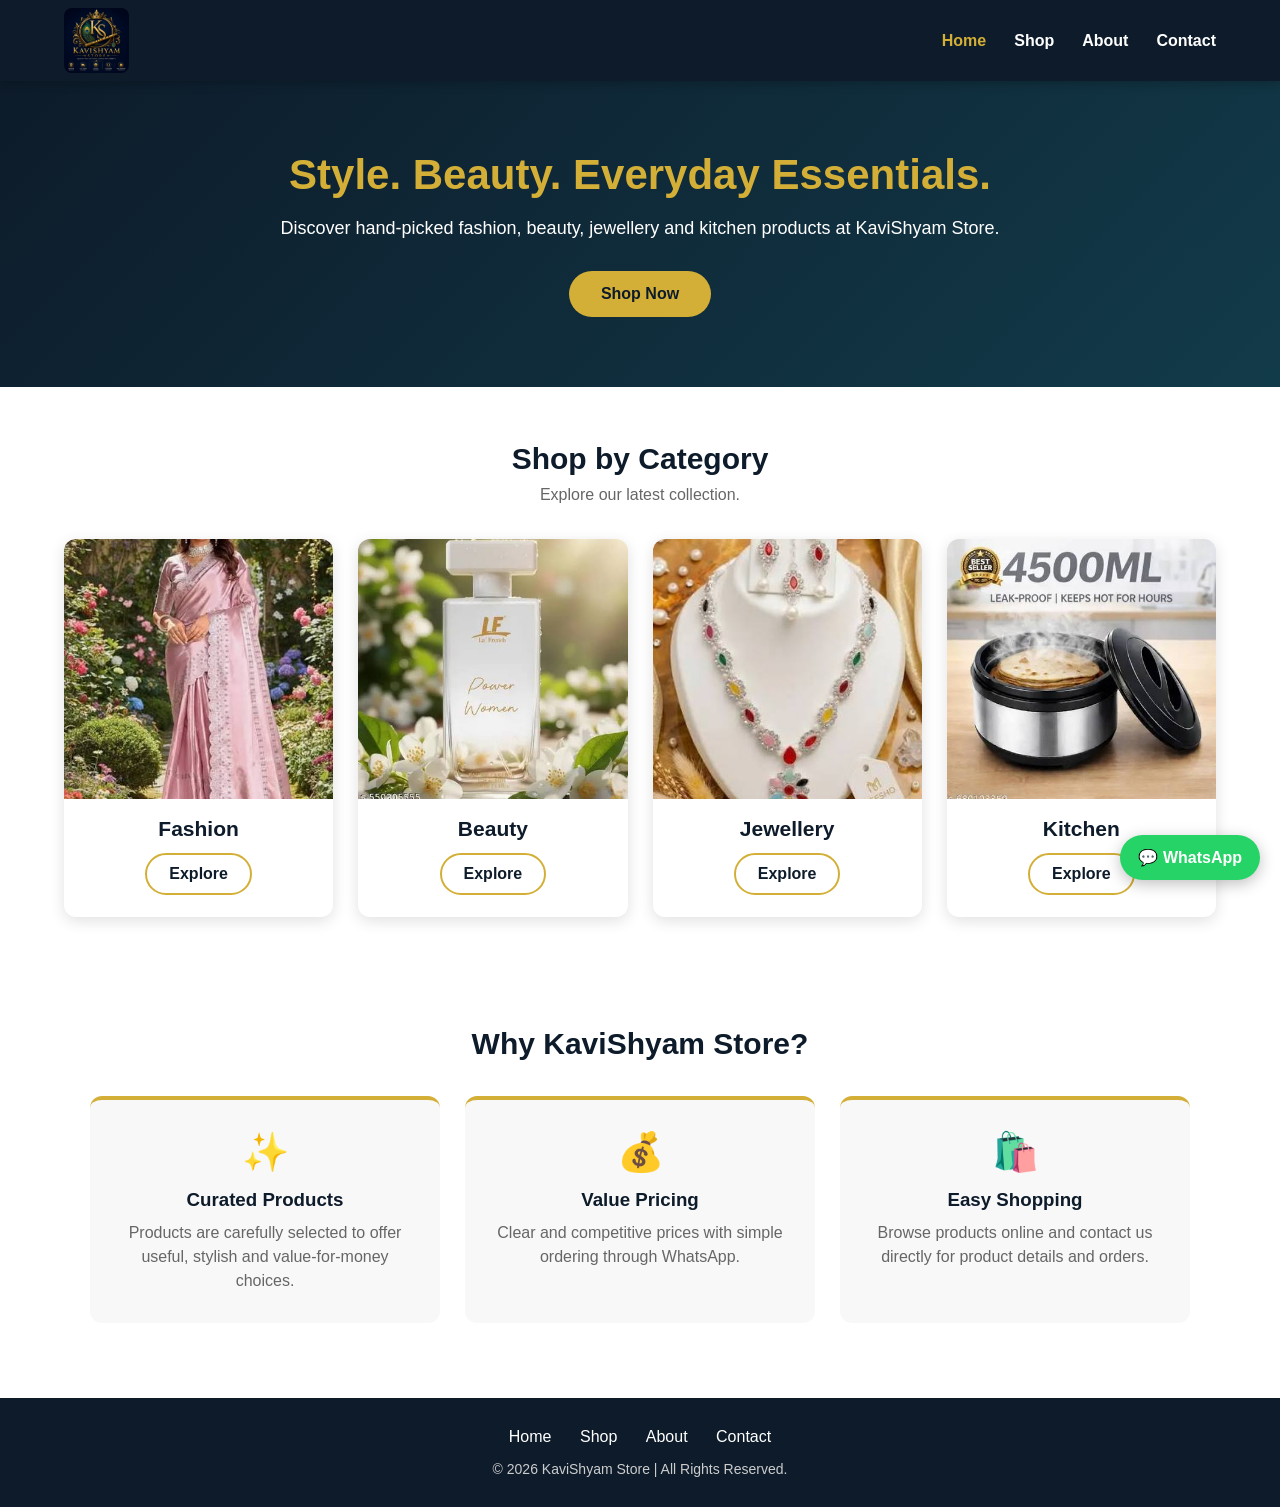
<file: index.html>
<!DOCTYPE html>
<html lang="en">
<head>
    <meta charset="UTF-8">
    <meta name="viewport" content="width=device-width, initial-scale=1.0">
<link rel="manifest" href="manifest.json">
<meta name="theme-color" content="#111827">
    <title>KaviShyam Store | Home</title>

<!-- Google Analytics -->
<script async src="https://www.googletagmanager.com/gtag/js?id=G-ER1XLFESMP"></script>
<script>
  window.dataLayer = window.dataLayer || [];
  function gtag(){dataLayer.push(arguments);}
  gtag('js', new Date());
  gtag('config', 'G-ER1XLFESMP');
</script>

    <style>
        * {
            margin: 0;
            padding: 0;
            box-sizing: border-box;
        }

        body {
            font-family: Arial, Helvetica, sans-serif;
            background: #ffffff;
            color: #111111;
        }

        /* HEADER */
        header {
            background: #0d1b2a;
            min-height: 80px;
            padding: 8px 5%;
            display: flex;
            align-items: center;
            justify-content: space-between;
            position: sticky;
            top: 0;
            z-index: 1000;
            box-shadow: 0 2px 10px rgba(0,0,0,0.25);
        }

        .brand {
            display: flex;
            align-items: center;
            text-decoration: none;
        }

        .brand img {
            height: 65px;
            width: 65px;
            object-fit: contain;
            display: block;
            border-radius: 8px;
        }

        nav {
            display: flex;
            align-items: center;
            gap: 28px;
        }

        nav a {
            color: #ffffff;
            text-decoration: none;
            font-weight: bold;
            font-size: 16px;
            transition: 0.3s;
        }

        nav a:hover,
        nav a.active {
            color: #d4af37;
        }

        /* HERO */
        .hero {
            background: linear-gradient(135deg, #0d1b2a, #123b4a);
            color: white;
            text-align: center;
            padding: 70px 20px;
        }

        .hero h1 {
            font-size: 42px;
            color: #d4af37;
            margin-bottom: 15px;
        }

        .hero p {
            font-size: 18px;
            max-width: 750px;
            margin: auto;
            line-height: 1.6;
        }

        .shop-btn {
            display: inline-block;
            margin-top: 28px;
            padding: 14px 32px;
            background: #d4af37;
            color: #0d1b2a;
            text-decoration: none;
            font-weight: bold;
            border-radius: 30px;
            transition: 0.3s;
        }

        .shop-btn:hover {
            background: #ffffff;
            transform: translateY(-2px);
        }

        /* SECTION */
        .section {
            padding: 55px 5%;
            text-align: center;
        }

        .section h2 {
            color: #0d1b2a;
            font-size: 30px;
            margin-bottom: 10px;
        }

        .section-intro {
            color: #666666;
            margin-bottom: 35px;
        }

        /* CATEGORY CARDS */
        .categories {
            display: grid;
            grid-template-columns: repeat(4, 1fr);
            gap: 25px;
            max-width: 1200px;
            margin: auto;
        }

        .category-card {
            background: #ffffff;
            border-radius: 12px;
            overflow: hidden;
            box-shadow: 0 4px 15px rgba(0,0,0,0.12);
            transition: 0.3s;
            padding-bottom: 22px;
        }

        .category-card:hover {
            transform: translateY(-6px);
            box-shadow: 0 8px 25px rgba(0,0,0,0.18);
        }

        .category-card img {
            width: 100%;
            height: 260px;
            object-fit: cover;
            display: block;
        }

        .category-card h3 {
            color: #0d1b2a;
            margin: 18px 0 12px;
            font-size: 21px;
        }

        .outline-btn {
            display: inline-block;
            padding: 10px 22px;
            border: 2px solid #d4af37;
            border-radius: 25px;
            color: #0d1b2a;
            text-decoration: none;
            font-weight: bold;
        }

        .outline-btn:hover {
            background: #d4af37;
        }

        /* FEATURES */
        .features {
            display: grid;
            grid-template-columns: repeat(3, 1fr);
            gap: 25px;
            max-width: 1100px;
            margin: 35px auto 0;
        }

        .feature {
            background: #f8f8f8;
            padding: 30px 20px;
            border-radius: 12px;
            border-top: 4px solid #d4af37;
        }

        .feature .icon {
            font-size: 38px;
            margin-bottom: 15px;
        }

        .feature h3 {
            color: #0d1b2a;
            margin-bottom: 10px;
        }

        .feature p {
            color: #666666;
            line-height: 1.5;
        }

        /* FOOTER */
        footer {
            background: #0d1b2a;
            color: white;
            text-align: center;
            padding: 30px 20px;
            margin-top: 20px;
        }

        .footer-links {
            margin-bottom: 15px;
        }

        .footer-links a {
            color: #ffffff;
            text-decoration: none;
            margin: 0 12px;
        }

        .footer-links a:hover {
            color: #d4af37;
        }

        footer p {
            color: #cccccc;
            font-size: 14px;
        }

        /* WHATSAPP */
        .floating-whatsapp {
            position: fixed;
            right: 20px;
            bottom: 20px;
            background: #25d366;
            color: white;
            padding: 13px 18px;
            border-radius: 30px;
            text-decoration: none;
            font-weight: bold;
            box-shadow: 0 4px 15px rgba(0,0,0,0.25);
            z-index: 2000;
        }

        /* MOBILE */
        @media (max-width: 900px) {
            .categories {
                grid-template-columns: repeat(2, 1fr);
            }

            .features {
                grid-template-columns: 1fr;
            }
        }

        @media (max-width: 600px) {
            header {
                flex-direction: column;
                gap: 10px;
                padding: 10px;
            }

            nav {
                gap: 15px;
                flex-wrap: wrap;
                justify-content: center;
            }

            nav a {
                font-size: 14px;
            }

            .hero {
                padding: 50px 15px;
            }

            .hero h1 {
                font-size: 30px;
            }

            .categories {
                grid-template-columns: 1fr;
            }

            .category-card img {
                height: 300px;
            }
        }
    </style>
</head>

<body>

    <!-- HEADER -->
    <header>
        <a class="brand" href="index.html">
            <img src="images/logo.png" alt="KaviShyam Store">
        </a>

        <nav>
            <a class="active" href="index.html">Home</a>
            <a href="shop.html">Shop</a>
            <a href="about.html">About</a>
            <a href="contact.html">Contact</a>
        </nav>
    </header>


    <!-- HERO -->
    <section class="hero">
        <h1>Style. Beauty. Everyday Essentials.</h1>

        <p>
            Discover hand-picked fashion, beauty, jewellery and kitchen
            products at KaviShyam Store.
        </p>

        <a class="shop-btn" href="shop.html">Shop Now</a>
    </section>


    <!-- CATEGORIES -->
    <section class="section">

        <h2>Shop by Category</h2>

        <p class="section-intro">
            Explore our latest collection.
        </p>

        <div class="categories">

            <div class="category-card">
                <img src="images/images (1).jpg" alt="Fashion">
                <h3>Fashion</h3>
                <a class="outline-btn" href="shop.html?cat=Fashion">
                    Explore
                </a>
            </div>

            <div class="category-card">
                <img src="images/images (70).jpg" alt="Beauty">
                <h3>Beauty</h3>
                <a class="outline-btn" href="shop.html?cat=Beauty">
                    Explore
                </a>
            </div>

            <div class="category-card">
                <img src="images/images (34).jpg" alt="Jewellery">
                <h3>Jewellery</h3>
                <a class="outline-btn" href="shop.html?cat=Jewellery">
                    Explore
                </a>
            </div>

            <div class="category-card">
                <img src="images/images (12).jpg" alt="Kitchen">
                <h3>Kitchen</h3>
                <a class="outline-btn" href="shop.html?cat=Kitchen">
                    Explore
                </a>
            </div>

        </div>
    </section>


    <!-- WHY KAVISHYAM -->
    <section class="section">

        <h2>Why KaviShyam Store?</h2>

        <div class="features">

            <div class="feature">
                <div class="icon">✨</div>
                <h3>Curated Products</h3>
                <p>
                    Products are carefully selected to offer useful,
                    stylish and value-for-money choices.
                </p>
            </div>

            <div class="feature">
                <div class="icon">💰</div>
                <h3>Value Pricing</h3>
                <p>
                    Clear and competitive prices with simple ordering
                    through WhatsApp.
                </p>
            </div>

            <div class="feature">
                <div class="icon">🛍️</div>
                <h3>Easy Shopping</h3>
                <p>
                    Browse products online and contact us directly
                    for product details and orders.
                </p>
            </div>

        </div>

    </section>


    <!-- FOOTER -->
    <footer>

        <div class="footer-links">
            <a href="index.html">Home</a>
            <a href="shop.html">Shop</a>
            <a href="about.html">About</a>
            <a href="contact.html">Contact</a>
        </div>

        <p>
            © 2026 KaviShyam Store | All Rights Reserved.
        </p>

    </footer>


    <!-- WHATSAPP -->
    <a
        class="floating-whatsapp"
        href="https://wa.me/917289094501"
        target="_blank"
        rel="noopener">
        💬 WhatsApp
    </a>
<script>
if ("serviceWorker" in navigator) {
    window.addEventListener("load", function () {
        navigator.serviceWorker.register("./service-worker.js")
            .then(function () {
                console.log("KaviShyam Store App Ready");
            })
            .catch(function (error) {
                console.log("Service Worker Error:", error);
            });
    });
}
</script>
</body>
</html>
</file>
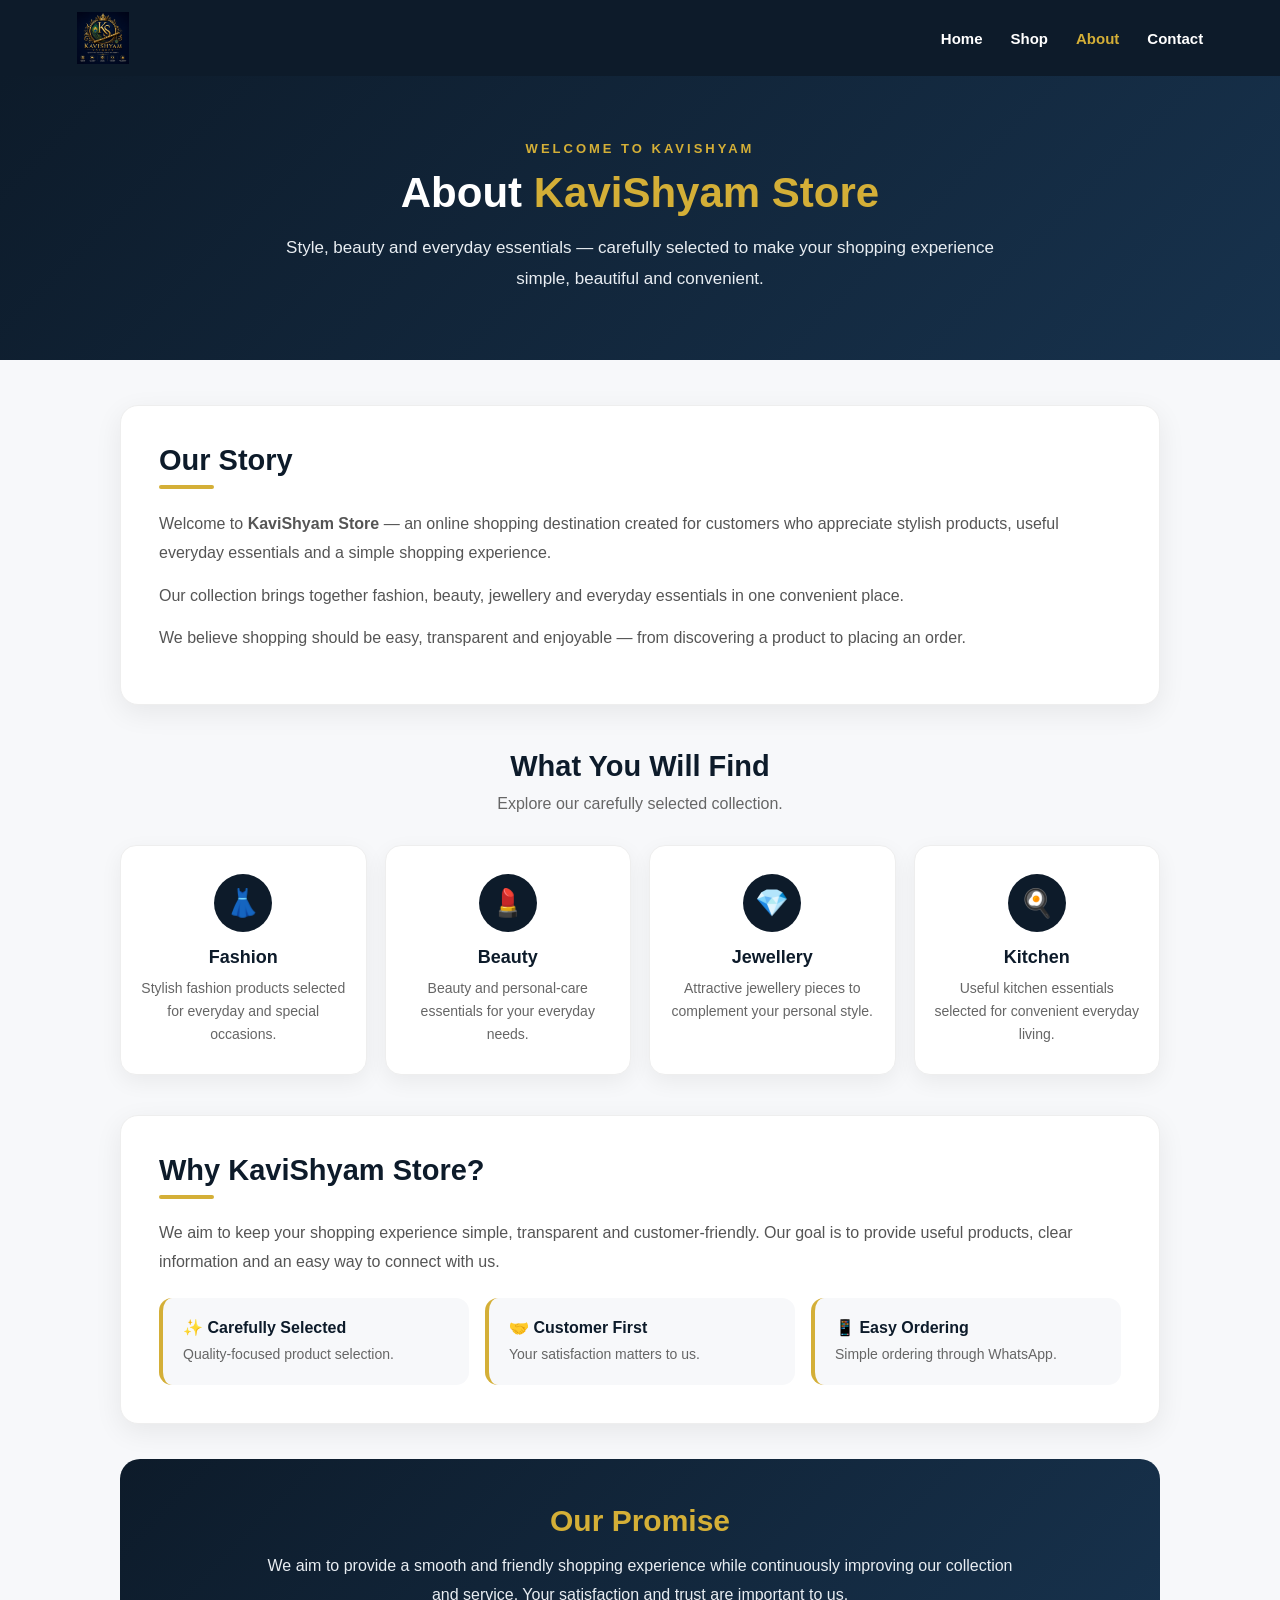
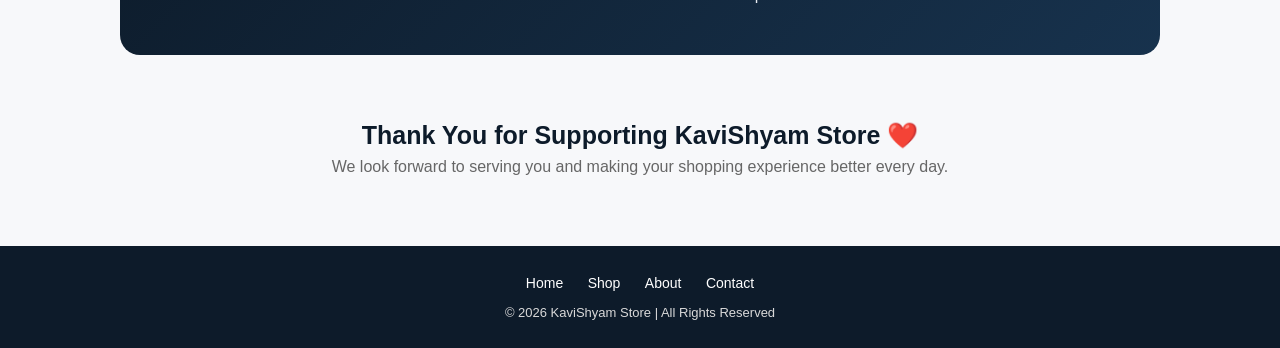
<file: about.html>
<!DOCTYPE html>
<html lang="en">
<head>
    <meta charset="UTF-8">
    <meta name="viewport" content="width=device-width, initial-scale=1.0">

    <title>About | KaviShyam Store</title>

    <style>
        * {
            box-sizing: border-box;
        }

        body {
            margin: 0;
            font-family: Arial, Helvetica, sans-serif;
            background: #f7f8fa;
            color: #222;
        }

        /* ================= HEADER ================= */

        .about-header {
            background: #0D1B2A;
            min-height: 76px;
            padding: 8px 6%;
            display: flex;
            align-items: center;
            justify-content: space-between;
            gap: 20px;
            box-shadow: 0 3px 15px rgba(0,0,0,0.15);
        }

        .about-brand {
            display: flex;
            align-items: center;
            text-decoration: none;
        }

        .about-brand img {
            width: 52px;
            height: 52px;
            object-fit: contain;
            display: block;
        }

        .about-nav {
            display: flex;
            align-items: center;
            gap: 28px;
        }

        .about-nav a {
            color: #ffffff;
            text-decoration: none;
            font-size: 15px;
            font-weight: 600;
            transition: 0.25s ease;
        }

        .about-nav a:hover,
        .about-nav a.active {
            color: #D4AF37;
        }


        /* ================= HERO ================= */

        .about-hero {
            background: linear-gradient(135deg, #0D1B2A, #17324d);
            padding: 65px 20px;
            text-align: center;
            color: #ffffff;
        }

        .about-label {
            color: #D4AF37;
            font-size: 13px;
            font-weight: 700;
            letter-spacing: 3px;
            text-transform: uppercase;
            margin-bottom: 12px;
        }

        .about-hero h1 {
            margin: 0 0 15px;
            font-size: 42px;
            line-height: 1.2;
        }

        .about-hero h1 span {
            color: #D4AF37;
        }

        .about-hero p {
            max-width: 720px;
            margin: auto;
            color: #e8edf2;
            font-size: 17px;
            line-height: 1.8;
        }


        /* ================= MAIN ================= */

        .about-container {
            max-width: 1080px;
            margin: 45px auto;
            padding: 0 20px;
        }


        /* ================= STORY ================= */

        .about-story {
            background: #ffffff;
            border-radius: 18px;
            padding: 38px;
            box-shadow: 0 8px 28px rgba(0,0,0,0.07);
            border: 1px solid #eeeeee;
            margin-bottom: 35px;
        }

        .section-heading {
            margin: 0 0 8px;
            color: #0D1B2A;
            font-size: 29px;
        }

        .gold-line {
            width: 55px;
            height: 4px;
            background: #D4AF37;
            border-radius: 5px;
            margin-bottom: 20px;
        }

        .about-story p {
            color: #555;
            line-height: 1.85;
            font-size: 16px;
            margin: 0 0 13px;
        }


        /* ================= OFFER ================= */

        .offer-title {
            text-align: center;
            color: #0D1B2A;
            font-size: 29px;
            margin: 45px 0 8px;
        }

        .offer-subtitle {
            text-align: center;
            color: #666;
            margin: 0 auto 28px;
            line-height: 1.6;
        }

        .offer-grid {
            display: grid;
            grid-template-columns: repeat(4, 1fr);
            gap: 18px;
            margin-bottom: 40px;
        }

        .offer-card {
            background: #ffffff;
            border-radius: 16px;
            padding: 28px 18px;
            text-align: center;
            border: 1px solid #eeeeee;
            box-shadow: 0 7px 22px rgba(0,0,0,0.06);
            transition: 0.25s ease;
        }

        .offer-card:hover {
            transform: translateY(-5px);
            box-shadow: 0 12px 28px rgba(0,0,0,0.10);
        }

        .offer-icon {
            width: 58px;
            height: 58px;
            margin: 0 auto 15px;
            border-radius: 50%;
            background: #0D1B2A;
            display: flex;
            align-items: center;
            justify-content: center;
            font-size: 27px;
        }

        .offer-card h3 {
            color: #0D1B2A;
            margin: 0 0 9px;
            font-size: 18px;
        }

        .offer-card p {
            color: #666;
            font-size: 14px;
            line-height: 1.65;
            margin: 0;
        }


        /* ================= WHY US ================= */

        .why-section {
            background: #ffffff;
            border-radius: 18px;
            padding: 38px;
            border: 1px solid #eeeeee;
            box-shadow: 0 8px 28px rgba(0,0,0,0.07);
            margin-bottom: 35px;
        }

        .why-section p {
            color: #555;
            line-height: 1.8;
            font-size: 16px;
            margin-bottom: 22px;
        }

        .why-points {
            display: grid;
            grid-template-columns: repeat(3, 1fr);
            gap: 16px;
        }

        .why-point {
            background: #f7f8fa;
            padding: 20px;
            border-radius: 13px;
            border-left: 4px solid #D4AF37;
        }

        .why-point strong {
            display: block;
            color: #0D1B2A;
            margin-bottom: 7px;
        }

        .why-point span {
            color: #666;
            font-size: 14px;
            line-height: 1.5;
        }


        /* ================= PROMISE ================= */

        .promise-section {
            background: linear-gradient(135deg, #0D1B2A, #17324d);
            color: #ffffff;
            border-radius: 20px;
            padding: 45px 30px;
            text-align: center;
            margin-bottom: 35px;
        }

        .promise-section h2 {
            color: #D4AF37;
            margin: 0 0 14px;
            font-size: 30px;
        }

        .promise-section p {
            max-width: 750px;
            margin: auto;
            color: #e8edf2;
            line-height: 1.8;
            font-size: 16px;
        }


        /* ================= THANK YOU ================= */

        .thank-you {
            text-align: center;
            padding: 10px 20px 25px;
        }

        .thank-you h2 {
            color: #0D1B2A;
            font-size: 25px;
            margin-bottom: 8px;
        }

        .thank-you p {
            color: #666;
            margin: 0;
        }


        /* ================= FOOTER ================= */

        .about-footer {
            background: #0D1B2A;
            color: #ffffff;
            text-align: center;
            padding: 28px 20px;
        }

        .footer-links {
            margin-bottom: 13px;
        }

        .footer-links a {
            color: #ffffff;
            text-decoration: none;
            margin: 0 10px;
            font-size: 14px;
        }

        .footer-links a:hover {
            color: #D4AF37;
        }

        .about-footer p {
            margin: 0;
            color: #d9d9d9;
            font-size: 13px;
        }


        /* ================= MOBILE ================= */

        @media (max-width: 850px) {

            .offer-grid {
                grid-template-columns: repeat(2, 1fr);
            }

            .why-points {
                grid-template-columns: 1fr;
            }
        }

        @media (max-width: 600px) {

            .about-header {
                padding: 8px 15px;
                min-height: auto;
                flex-direction: column;
            }

            .about-brand img {
                width: 48px;
                height: 48px;
            }

            .about-nav {
                gap: 16px;
                flex-wrap: wrap;
                justify-content: center;
            }

            .about-nav a {
                font-size: 14px;
            }

            .about-hero {
                padding: 50px 18px;
            }

            .about-hero h1 {
                font-size: 31px;
            }

            .about-hero p {
                font-size: 15px;
            }

            .about-container {
                margin-top: 30px;
            }

            .about-story,
            .why-section {
                padding: 25px 20px;
            }

            .offer-grid {
                grid-template-columns: 1fr;
            }

            .offer-title,
            .section-heading {
                font-size: 25px;
            }

            .promise-section {
                padding: 35px 20px;
            }

            .footer-links a {
                display: inline-block;
                margin: 5px 7px;
            }
        }
    </style>
<!-- Google Analytics -->
<script async src="https://www.googletagmanager.com/gtag/js?id=G-ER1XLFESMP"></script>
<script>
  window.dataLayer = window.dataLayer || [];
  function gtag(){dataLayer.push(arguments);}
  gtag('js', new Date());
  gtag('config', 'G-ER1XLFESMP');
</script>
</head>


<body>

    <!-- ================= HEADER ================= -->

    <header class="about-header">

        <a href="index.html" class="about-brand">
            <img src="images/logo.png" alt="KaviShyam Store">
        </a>

        <nav class="about-nav">
            <a href="index.html">Home</a>
            <a href="shop.html">Shop</a>
            <a href="about.html" class="active">About</a>
            <a href="contact.html">Contact</a>
        </nav>

    </header>


    <!-- ================= HERO ================= -->

    <section class="about-hero">

        <div class="about-label">Welcome to KaviShyam</div>

        <h1>
            About <span>KaviShyam Store</span>
        </h1>

        <p>
            Style, beauty and everyday essentials — carefully selected
            to make your shopping experience simple, beautiful and convenient.
        </p>

    </section>


    <!-- ================= CONTENT ================= -->

    <main class="about-container">


        <!-- OUR STORY -->

        <section class="about-story">

            <h2 class="section-heading">Our Story</h2>

            <div class="gold-line"></div>

            <p>
                Welcome to <strong>KaviShyam Store</strong> — an online
                shopping destination created for customers who appreciate
                stylish products, useful everyday essentials and a simple
                shopping experience.
            </p>

            <p>
                Our collection brings together fashion, beauty, jewellery
                and everyday essentials in one convenient place.
            </p>

            <p>
                We believe shopping should be easy, transparent and enjoyable
                — from discovering a product to placing an order.
            </p>

        </section>


        <!-- WHAT YOU WILL FIND -->

        <h2 class="offer-title">What You Will Find</h2>

        <p class="offer-subtitle">
            Explore our carefully selected collection.
        </p>


        <section class="offer-grid">

            <div class="offer-card">

                <div class="offer-icon">👗</div>

                <h3>Fashion</h3>

                <p>
                    Stylish fashion products selected for everyday
                    and special occasions.
                </p>

            </div>


            <div class="offer-card">

                <div class="offer-icon">💄</div>

                <h3>Beauty</h3>

                <p>
                    Beauty and personal-care essentials for
                    your everyday needs.
                </p>

            </div>


            <div class="offer-card">

                <div class="offer-icon">💎</div>

                <h3>Jewellery</h3>

                <p>
                    Attractive jewellery pieces to complement
                    your personal style.
                </p>

            </div>


            <div class="offer-card">

                <div class="offer-icon">🍳</div>

                <h3>Kitchen</h3>

                <p>
                    Useful kitchen essentials selected for
                    convenient everyday living.
                </p>

            </div>

        </section>


        <!-- WHY KAVISHYAM -->

        <section class="why-section">

            <h2 class="section-heading">Why KaviShyam Store?</h2>

            <div class="gold-line"></div>

            <p>
                We aim to keep your shopping experience simple,
                transparent and customer-friendly. Our goal is to provide
                useful products, clear information and an easy way to
                connect with us.
            </p>


            <div class="why-points">

                <div class="why-point">
                    <strong>✨ Carefully Selected</strong>
                    <span>
                        Quality-focused product selection.
                    </span>
                </div>


                <div class="why-point">
                    <strong>🤝 Customer First</strong>
                    <span>
                        Your satisfaction matters to us.
                    </span>
                </div>


                <div class="why-point">
                    <strong>📱 Easy Ordering</strong>
                    <span>
                        Simple ordering through WhatsApp.
                    </span>
                </div>

            </div>

        </section>


        <!-- OUR PROMISE -->

        <section class="promise-section">

            <h2>Our Promise</h2>

            <p>
                We aim to provide a smooth and friendly shopping experience
                while continuously improving our collection and service.
                Your satisfaction and trust are important to us.
            </p>

        </section>


        <!-- THANK YOU -->

        <section class="thank-you">

            <h2>Thank You for Supporting KaviShyam Store ❤️</h2>

            <p>
                We look forward to serving you and making your
                shopping experience better every day.
            </p>

        </section>


    </main>


    <!-- ================= FOOTER ================= -->

    <footer class="about-footer">

        <div class="footer-links">

            <a href="index.html">Home</a>
            <a href="shop.html">Shop</a>
            <a href="about.html">About</a>
            <a href="contact.html">Contact</a>

        </div>

        <p>
            © 2026 KaviShyam Store | All Rights Reserved
        </p>

    </footer>

</body>
</html>
</file>
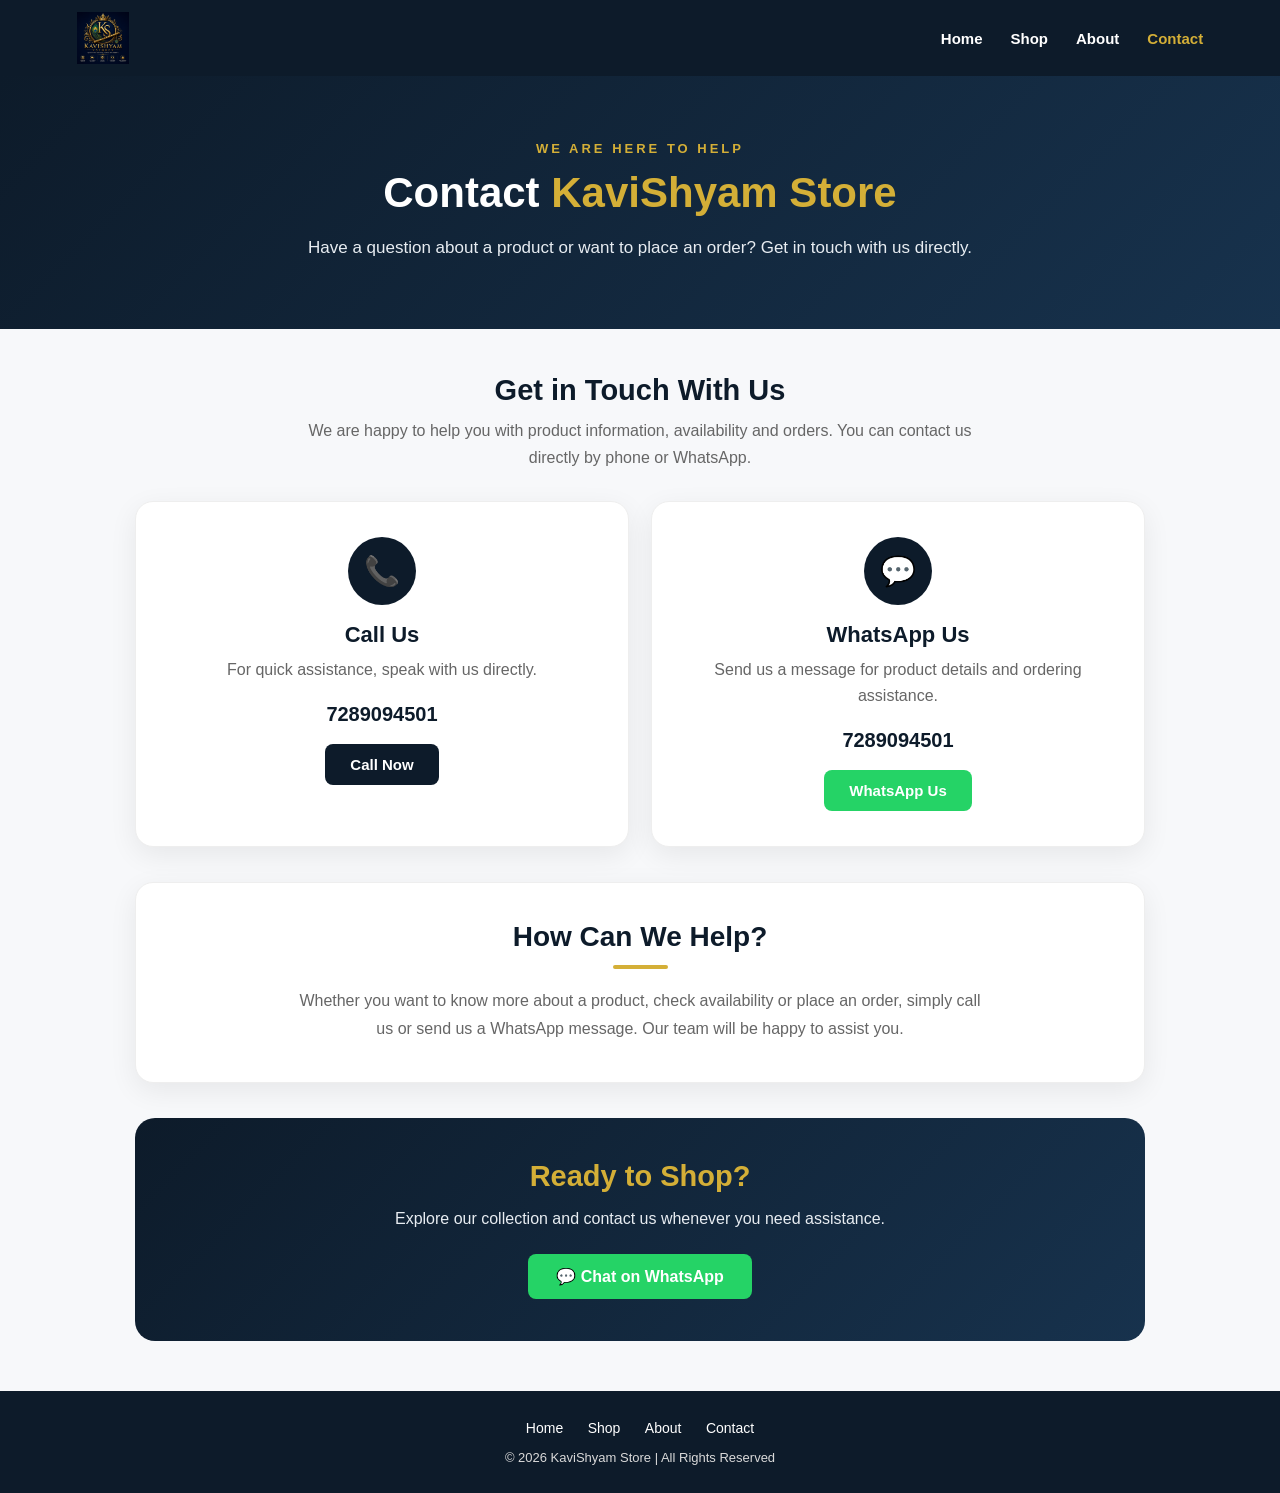
<file: contact.html>
<!DOCTYPE html>
<html lang="en">

<head>
    <meta charset="UTF-8">
    <meta name="viewport" content="width=device-width, initial-scale=1.0">

    <title>Contact | KaviShyam Store</title>

<!-- Google Analytics -->
<script async src="https://www.googletagmanager.com/gtag/js?id=G-ER1XLFESMP"></script>
<script>
  window.dataLayer = window.dataLayer || [];
  function gtag(){dataLayer.push(arguments);}
  gtag('js', new Date());
  gtag('config', 'G-ER1XLFESMP');
</script>

    <style>
        * {
            box-sizing: border-box;
        }

        body {
            margin: 0;
            font-family: Arial, Helvetica, sans-serif;
            background: #f7f8fa;
            color: #222;
        }

        /* ================= HEADER ================= */

        .contact-header {
            background: #0D1B2A;
            min-height: 76px;
            padding: 8px 6%;
            display: flex;
            align-items: center;
            justify-content: space-between;
            gap: 20px;
            box-shadow: 0 3px 15px rgba(0,0,0,0.15);
        }

        .contact-brand {
            display: flex;
            align-items: center;
            text-decoration: none;
        }

        .contact-brand img {
            width: 52px;
            height: 52px;
            object-fit: contain;
            display: block;
        }

        .contact-nav {
            display: flex;
            align-items: center;
            gap: 28px;
        }

        .contact-nav a {
            color: #ffffff;
            text-decoration: none;
            font-size: 15px;
            font-weight: 600;
            transition: 0.25s ease;
        }

        .contact-nav a:hover,
        .contact-nav a.active {
            color: #D4AF37;
        }


        /* ================= HERO ================= */

        .contact-hero {
            background: linear-gradient(135deg, #0D1B2A, #17324d);
            padding: 65px 20px;
            text-align: center;
            color: #ffffff;
        }

        .contact-label {
            color: #D4AF37;
            font-size: 13px;
            font-weight: 700;
            letter-spacing: 3px;
            text-transform: uppercase;
            margin-bottom: 12px;
        }

        .contact-hero h1 {
            margin: 0 0 15px;
            font-size: 42px;
            line-height: 1.2;
        }

        .contact-hero h1 span {
            color: #D4AF37;
        }

        .contact-hero p {
            max-width: 700px;
            margin: auto;
            color: #e8edf2;
            font-size: 17px;
            line-height: 1.8;
        }


        /* ================= MAIN ================= */

        .contact-container {
            max-width: 1050px;
            margin: 45px auto;
            padding: 0 20px;
        }


        /* ================= INTRO ================= */

        .contact-intro {
            text-align: center;
            margin-bottom: 30px;
        }

        .contact-intro h2 {
            color: #0D1B2A;
            font-size: 29px;
            margin: 0 0 10px;
        }

        .contact-intro p {
            color: #666;
            line-height: 1.7;
            margin: 0 auto;
            max-width: 700px;
        }


        /* ================= CONTACT CARDS ================= */

        .contact-cards {
            display: grid;
            grid-template-columns: repeat(2, 1fr);
            gap: 22px;
            margin-bottom: 35px;
        }

        .contact-card {
            background: #ffffff;
            border-radius: 18px;
            padding: 35px 25px;
            text-align: center;
            border: 1px solid #eeeeee;
            box-shadow: 0 8px 28px rgba(0,0,0,0.07);
            transition: 0.25s ease;
        }

        .contact-card:hover {
            transform: translateY(-5px);
            box-shadow: 0 12px 30px rgba(0,0,0,0.11);
        }

        .contact-icon {
            width: 68px;
            height: 68px;
            margin: 0 auto 17px;
            border-radius: 50%;
            background: #0D1B2A;
            color: #D4AF37;
            display: flex;
            align-items: center;
            justify-content: center;
            font-size: 29px;
        }

        .contact-card h3 {
            color: #0D1B2A;
            font-size: 22px;
            margin: 0 0 9px;
        }

        .contact-card p {
            color: #666;
            line-height: 1.6;
            margin: 0 0 20px;
        }

        .contact-number {
            display: block;
            color: #0D1B2A;
            font-size: 20px;
            font-weight: 700;
            text-decoration: none;
            margin-bottom: 18px;
        }

        .contact-number:hover {
            color: #D4AF37;
        }


        /* ================= BUTTONS ================= */

        .contact-btn {
            display: inline-block;
            padding: 12px 25px;
            border-radius: 8px;
            text-decoration: none;
            font-weight: 700;
            font-size: 15px;
            transition: 0.25s ease;
        }

        .call-btn {
            background: #0D1B2A;
            color: #ffffff;
        }

        .call-btn:hover {
            background: #17324d;
        }

        .whatsapp-btn {
            background: #25D366;
            color: #ffffff;
        }

        .whatsapp-btn:hover {
            background: #1da851;
        }


        /* ================= HELP SECTION ================= */

        .contact-help {
            background: #ffffff;
            border-radius: 18px;
            padding: 38px;
            text-align: center;
            border: 1px solid #eeeeee;
            box-shadow: 0 8px 28px rgba(0,0,0,0.07);
            margin-bottom: 35px;
        }

        .contact-help h2 {
            color: #0D1B2A;
            margin: 0 0 12px;
            font-size: 28px;
        }

        .gold-line {
            width: 55px;
            height: 4px;
            background: #D4AF37;
            border-radius: 5px;
            margin: 0 auto 18px;
        }

        .contact-help p {
            max-width: 700px;
            margin: auto;
            color: #666;
            line-height: 1.8;
        }


        /* ================= CTA ================= */

        .contact-cta {
            background: linear-gradient(135deg, #0D1B2A, #17324d);
            border-radius: 20px;
            padding: 42px 25px;
            text-align: center;
            color: #ffffff;
        }

        .contact-cta h2 {
            color: #D4AF37;
            margin: 0 0 12px;
            font-size: 29px;
        }

        .contact-cta p {
            color: #e8edf2;
            margin: 0 auto 22px;
            max-width: 650px;
            line-height: 1.7;
        }

        .cta-whatsapp {
            display: inline-block;
            background: #25D366;
            color: #ffffff;
            padding: 13px 28px;
            border-radius: 8px;
            text-decoration: none;
            font-weight: 700;
        }

        .cta-whatsapp:hover {
            background: #1da851;
        }


        /* ================= FOOTER ================= */

        .contact-footer {
            background: #0D1B2A;
            color: #ffffff;
            text-align: center;
            padding: 28px 20px;
            margin-top: 50px;
        }

        .footer-links {
            margin-bottom: 13px;
        }

        .footer-links a {
            color: #ffffff;
            text-decoration: none;
            margin: 0 10px;
            font-size: 14px;
        }

        .footer-links a:hover {
            color: #D4AF37;
        }

        .contact-footer p {
            margin: 0;
            color: #d9d9d9;
            font-size: 13px;
        }


        /* ================= MOBILE ================= */

        @media (max-width: 700px) {

            .contact-header {
                padding: 8px 15px;
                min-height: auto;
                flex-direction: column;
            }

            .contact-brand img {
                width: 48px;
                height: 48px;
            }

            .contact-nav {
                gap: 16px;
                flex-wrap: wrap;
                justify-content: center;
            }

            .contact-nav a {
                font-size: 14px;
            }

            .contact-hero {
                padding: 50px 18px;
            }

            .contact-hero h1 {
                font-size: 31px;
            }

            .contact-hero p {
                font-size: 15px;
            }

            .contact-container {
                margin-top: 30px;
            }

            .contact-cards {
                grid-template-columns: 1fr;
            }

            .contact-help {
                padding: 28px 20px;
            }

            .contact-cta {
                padding: 35px 20px;
            }

            .footer-links a {
                display: inline-block;
                margin: 5px 7px;
            }
        }
    </style>
</head>


<body>

    <!-- ================= HEADER ================= -->

    <header class="contact-header">

        <a href="index.html" class="contact-brand">
            <img src="images/logo.png" alt="KaviShyam Store">
        </a>

        <nav class="contact-nav">
            <a href="index.html">Home</a>
            <a href="shop.html">Shop</a>
            <a href="about.html">About</a>
            <a href="contact.html" class="active">Contact</a>
        </nav>

    </header>


    <!-- ================= HERO ================= -->

    <section class="contact-hero">

        <div class="contact-label">We Are Here to Help</div>

        <h1>
            Contact <span>KaviShyam Store</span>
        </h1>

        <p>
            Have a question about a product or want to place an order?
            Get in touch with us directly.
        </p>

    </section>


    <!-- ================= CONTENT ================= -->

    <main class="contact-container">


        <!-- INTRO -->

        <section class="contact-intro">

            <h2>Get in Touch With Us</h2>

            <p>
                We are happy to help you with product information,
                availability and orders. You can contact us directly
                by phone or WhatsApp.
            </p>

        </section>


        <!-- CONTACT OPTIONS -->

        <section class="contact-cards">


            <!-- CALL -->

            <div class="contact-card">

                <div class="contact-icon">📞</div>

                <h3>Call Us</h3>

                <p>
                    For quick assistance, speak with us directly.
                </p>

                <a
                    href="tel:7289094501"
                    class="contact-number">
                    7289094501
                </a>

                <a
                    href="tel:7289094501"
                    class="contact-btn call-btn">
                    Call Now
                </a>

            </div>


            <!-- WHATSAPP -->

            <div class="contact-card">

                <div class="contact-icon">💬</div>

                <h3>WhatsApp Us</h3>

                <p>
                    Send us a message for product details
                    and ordering assistance.
                </p>

                <a
                    href="https://wa.me/917289094501"
                    target="_blank"
                    class="contact-number">
                    7289094501
                </a>

                <a
                    href="https://wa.me/917289094501"
                    target="_blank"
                    class="contact-btn whatsapp-btn">
                    WhatsApp Us
                </a>

            </div>


        </section>


        <!-- HELP -->

        <section class="contact-help">

            <h2>How Can We Help?</h2>

            <div class="gold-line"></div>

            <p>
                Whether you want to know more about a product,
                check availability or place an order, simply call us
                or send us a WhatsApp message. Our team will be happy
                to assist you.
            </p>

        </section>


        <!-- CTA -->

        <section class="contact-cta">

            <h2>Ready to Shop?</h2>

            <p>
                Explore our collection and contact us whenever
                you need assistance.
            </p>

            <a
                href="https://wa.me/917289094501"
                target="_blank"
                class="cta-whatsapp">
                💬 Chat on WhatsApp
            </a>

        </section>


    </main>


    <!-- ================= FOOTER ================= -->

    <footer class="contact-footer">

        <div class="footer-links">

            <a href="index.html">Home</a>
            <a href="shop.html">Shop</a>
            <a href="about.html">About</a>
            <a href="contact.html">Contact</a>

        </div>

        <p>
            © 2026 KaviShyam Store | All Rights Reserved
        </p>

    </footer>

</body>
</html>
</file>
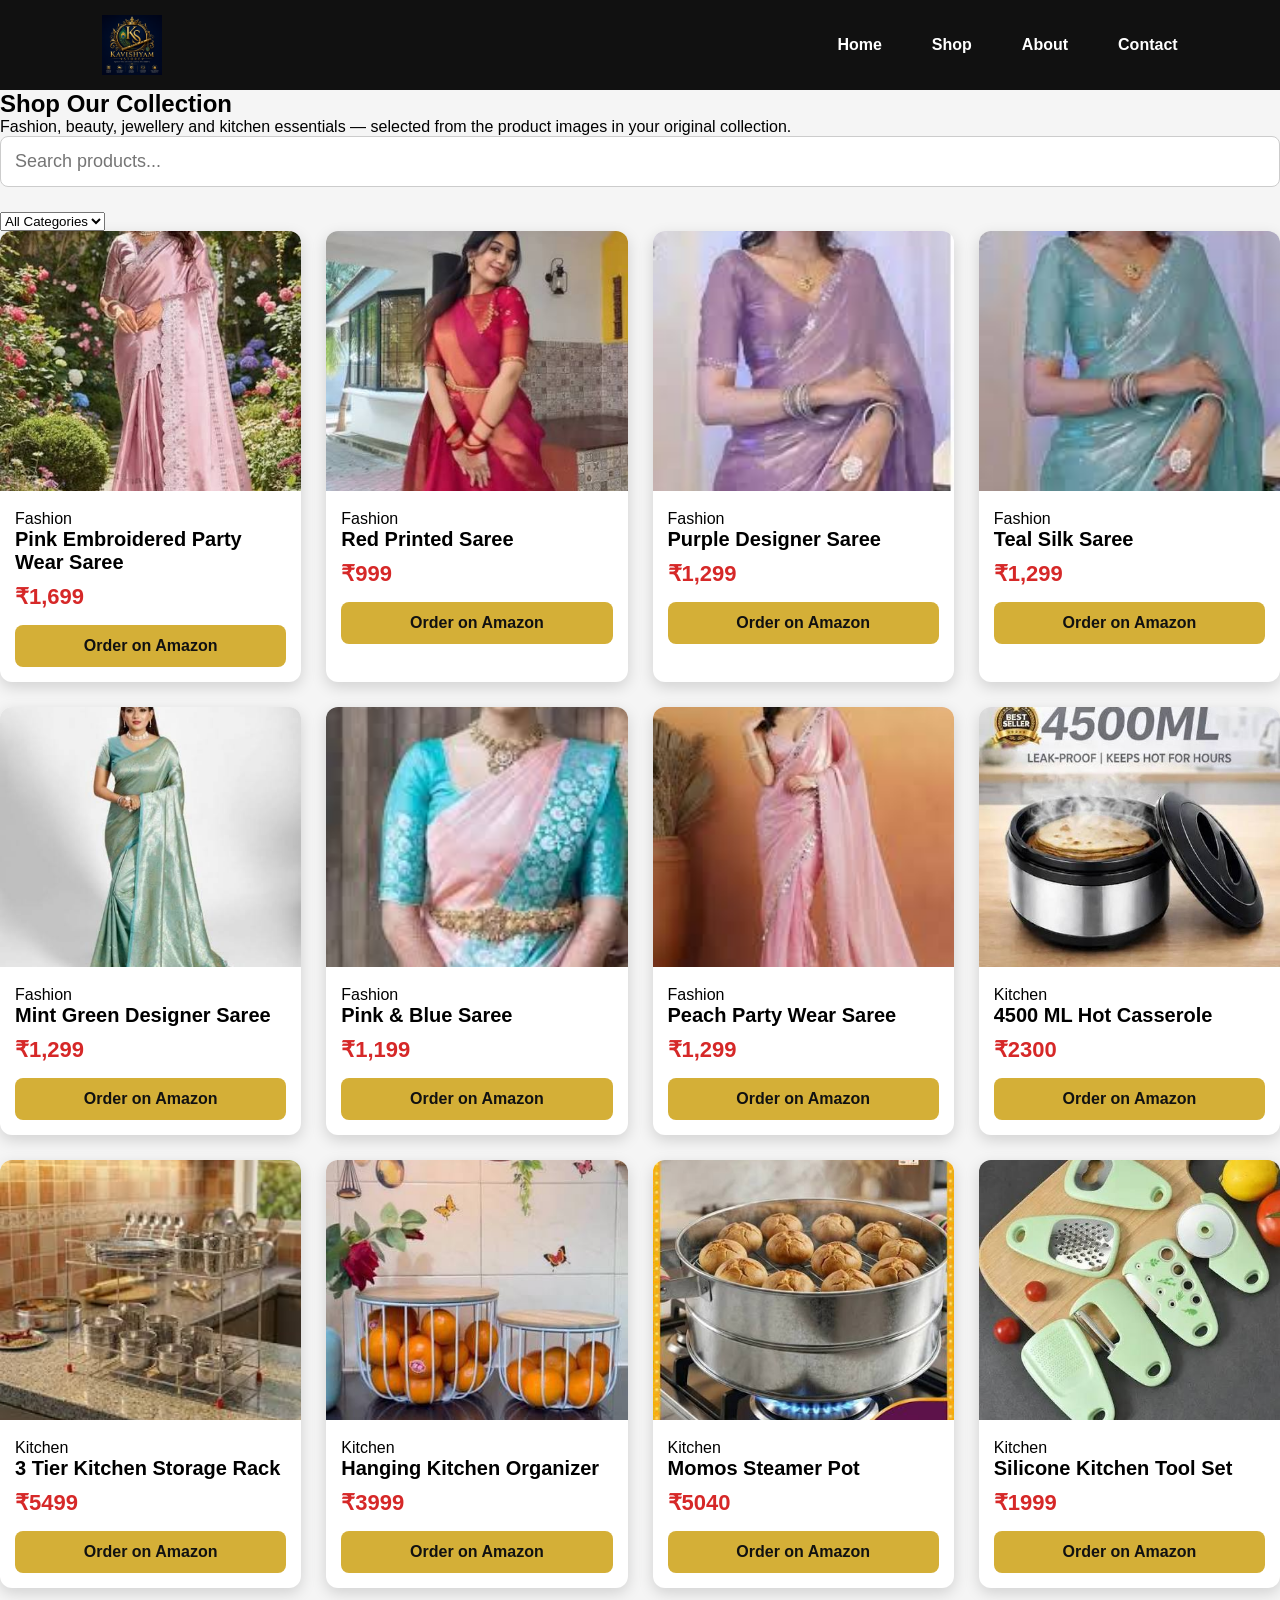
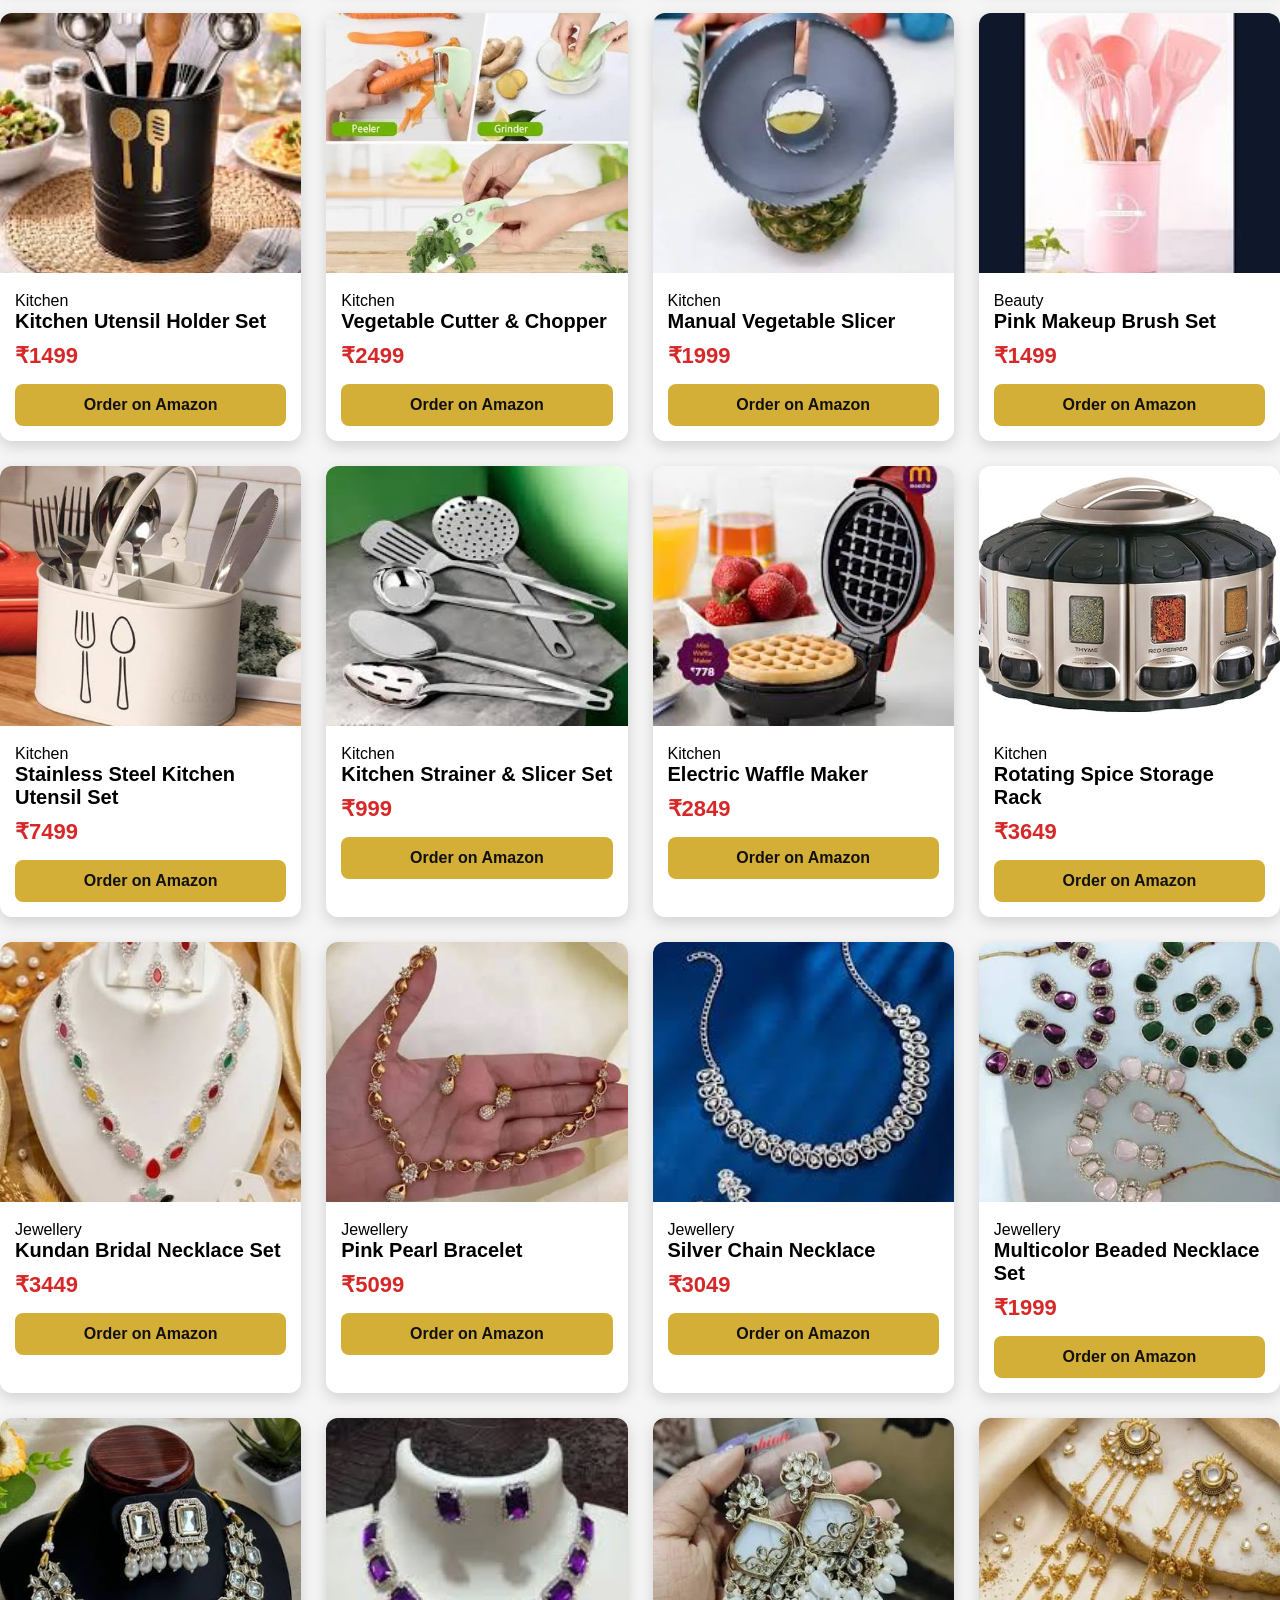
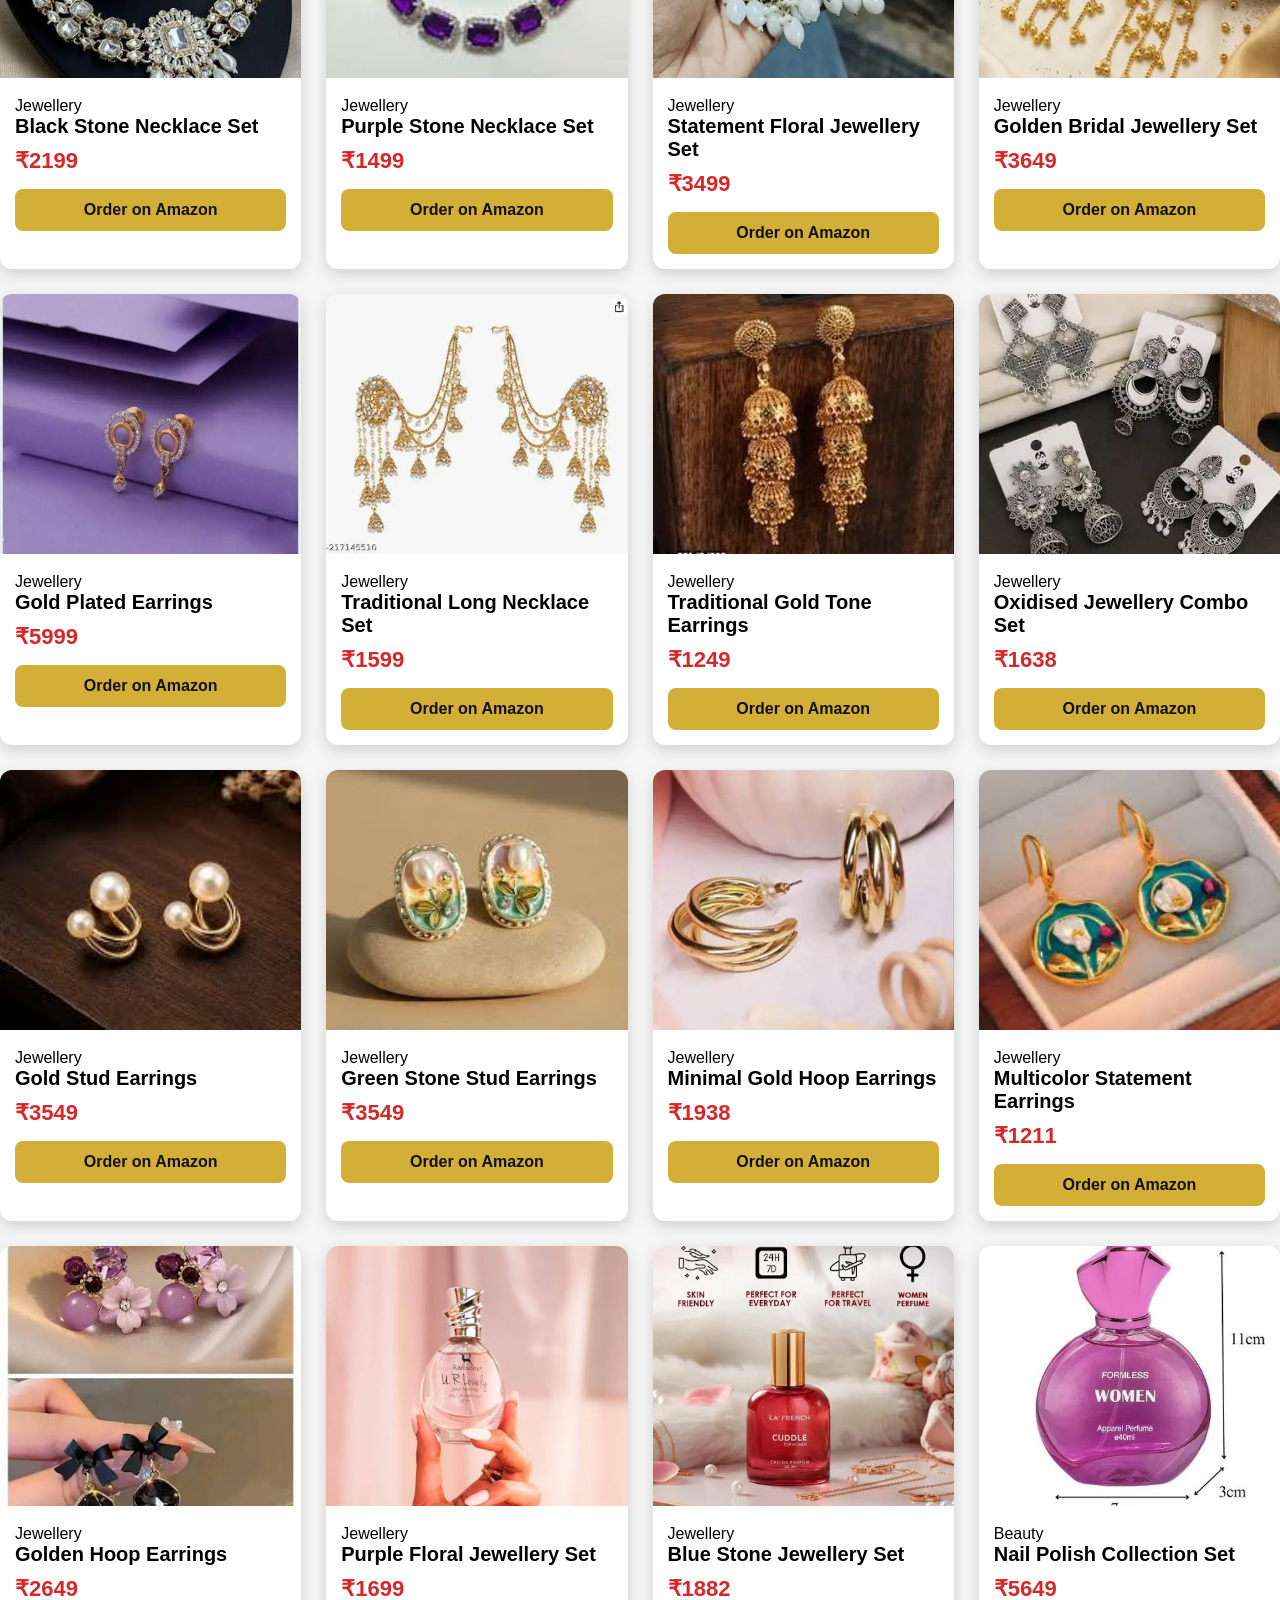
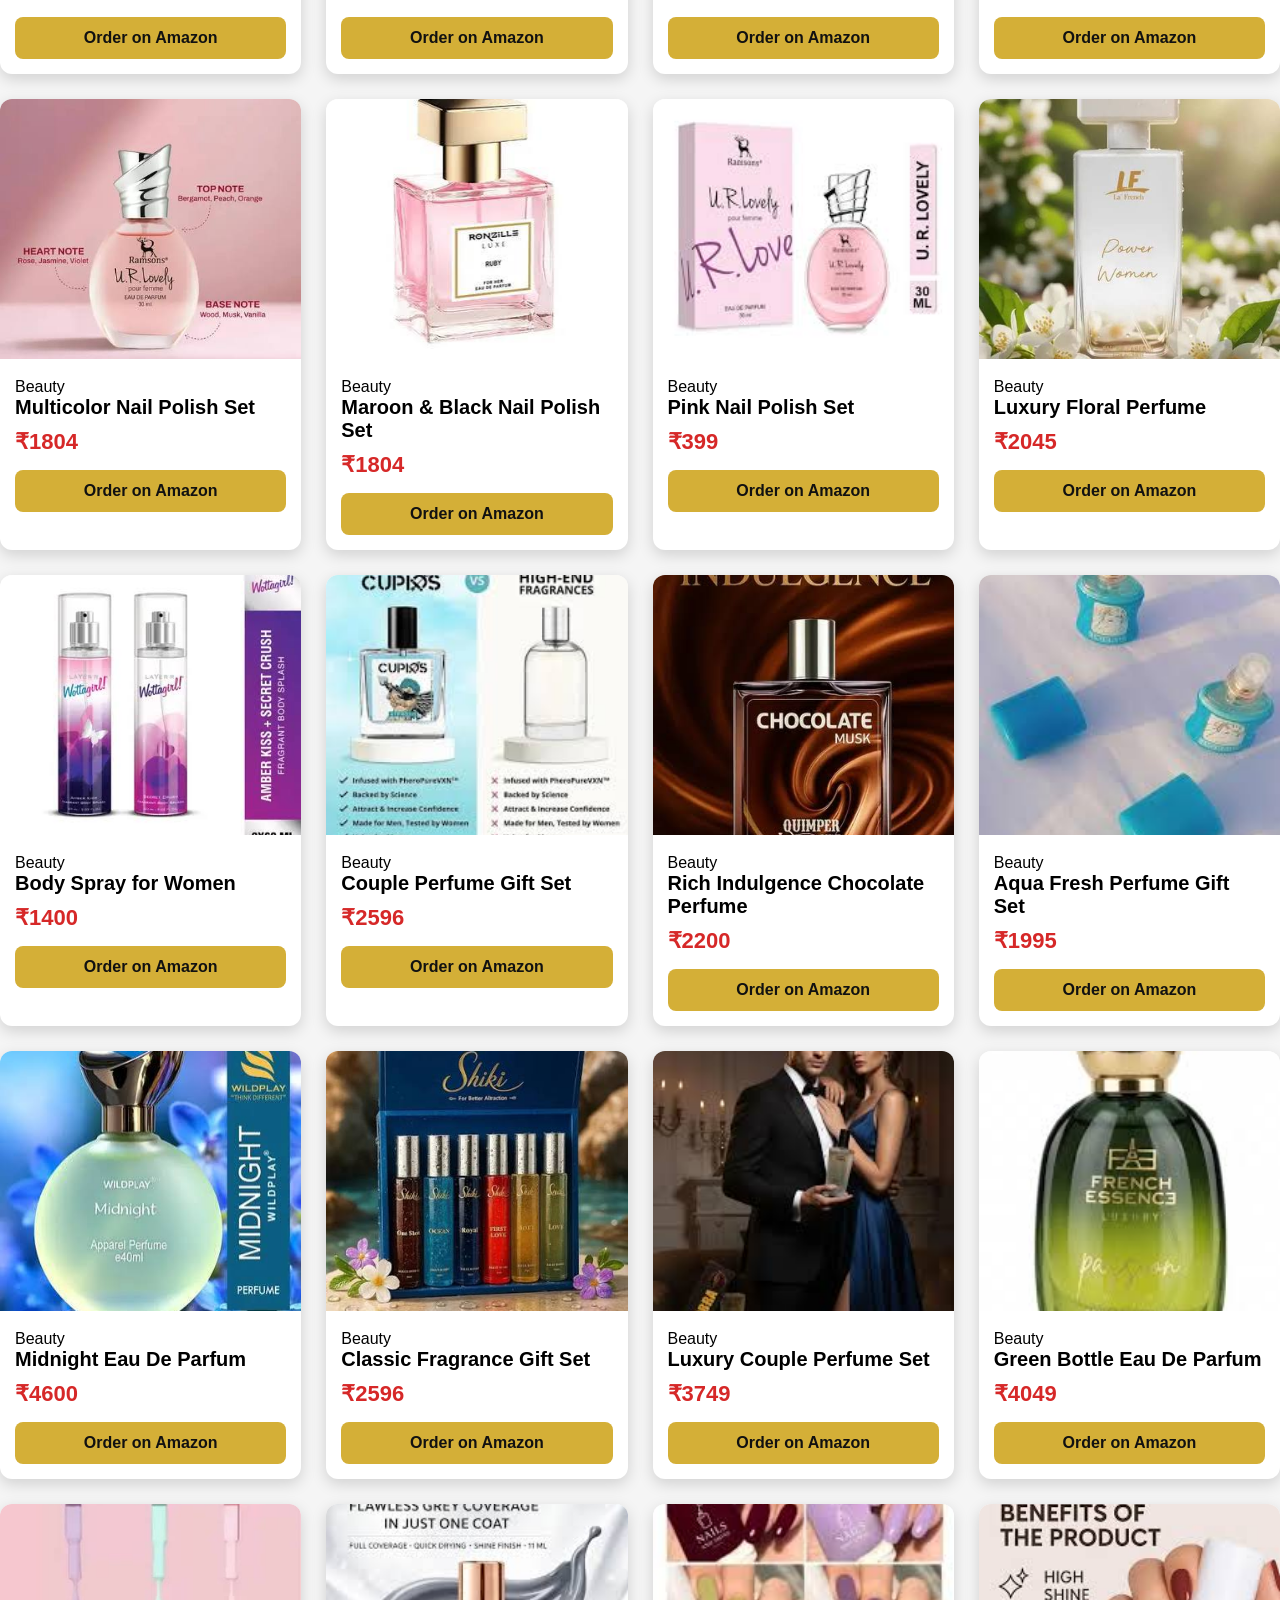
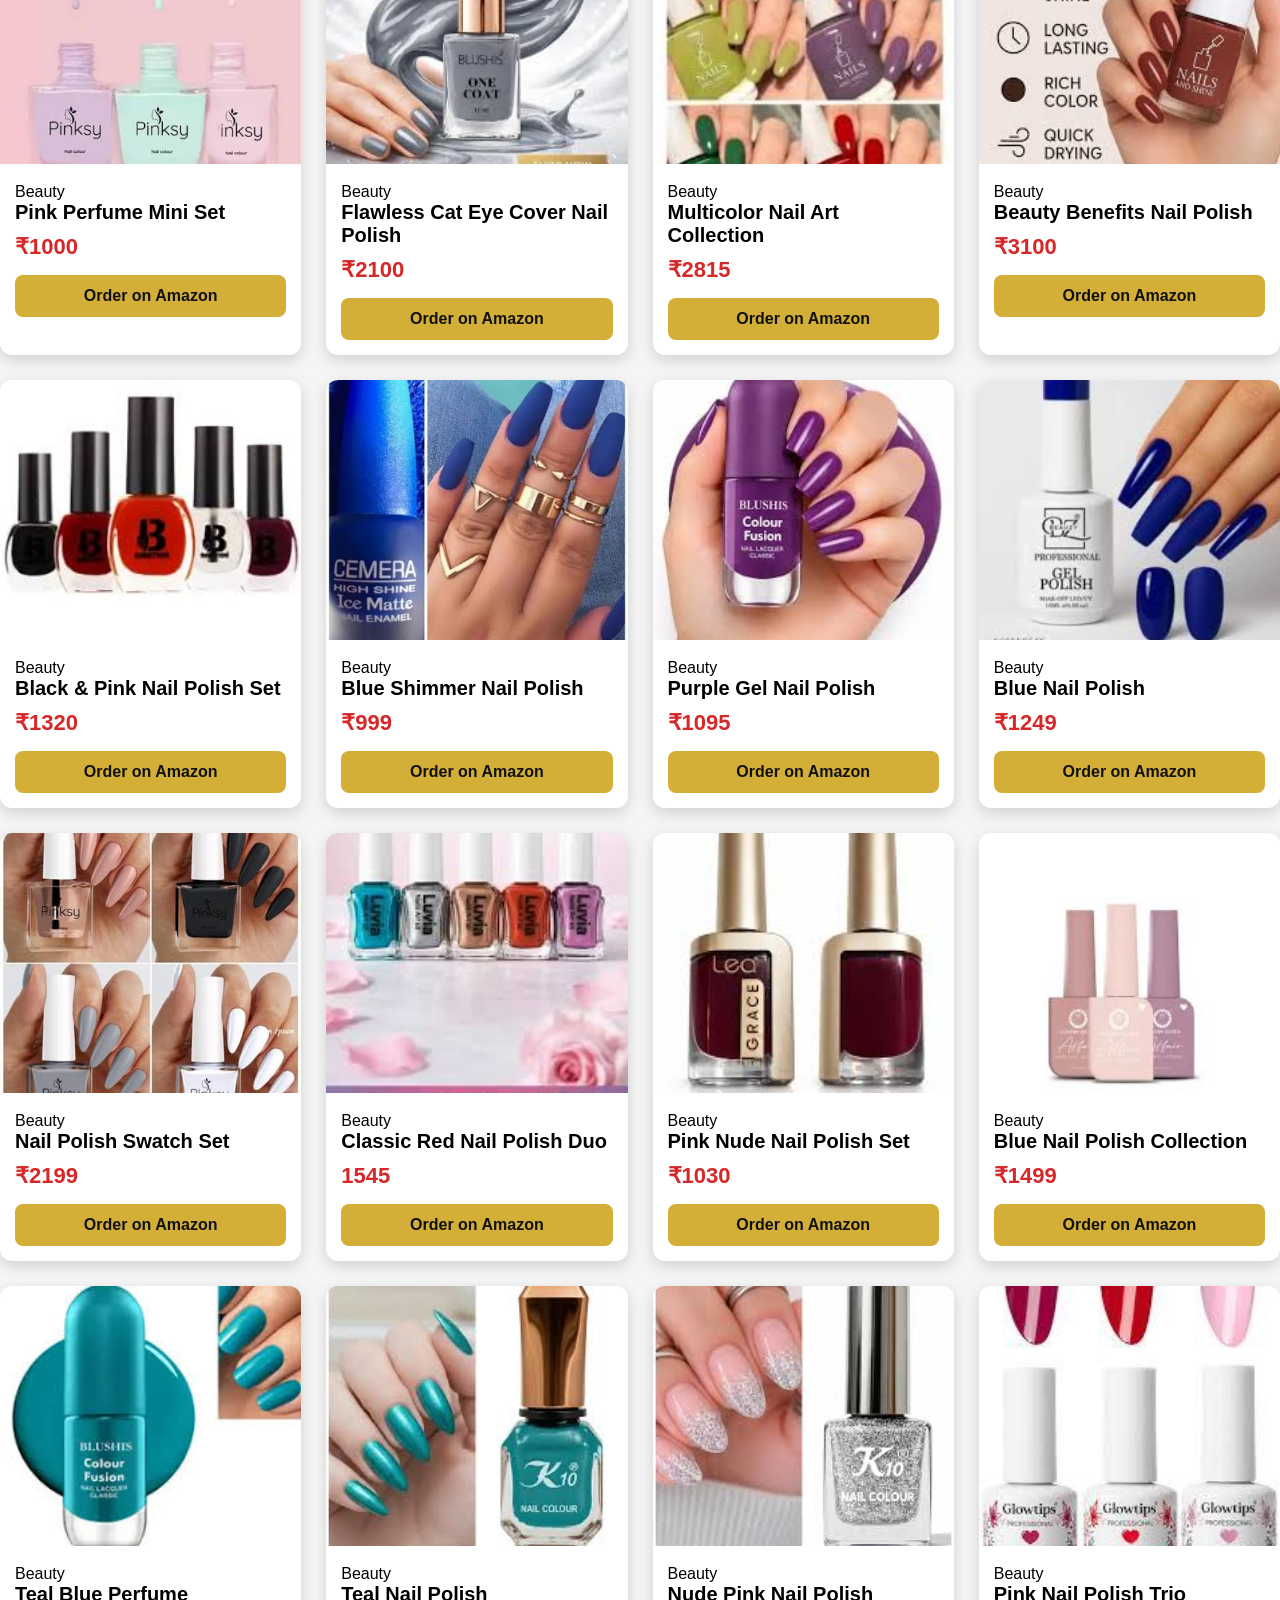
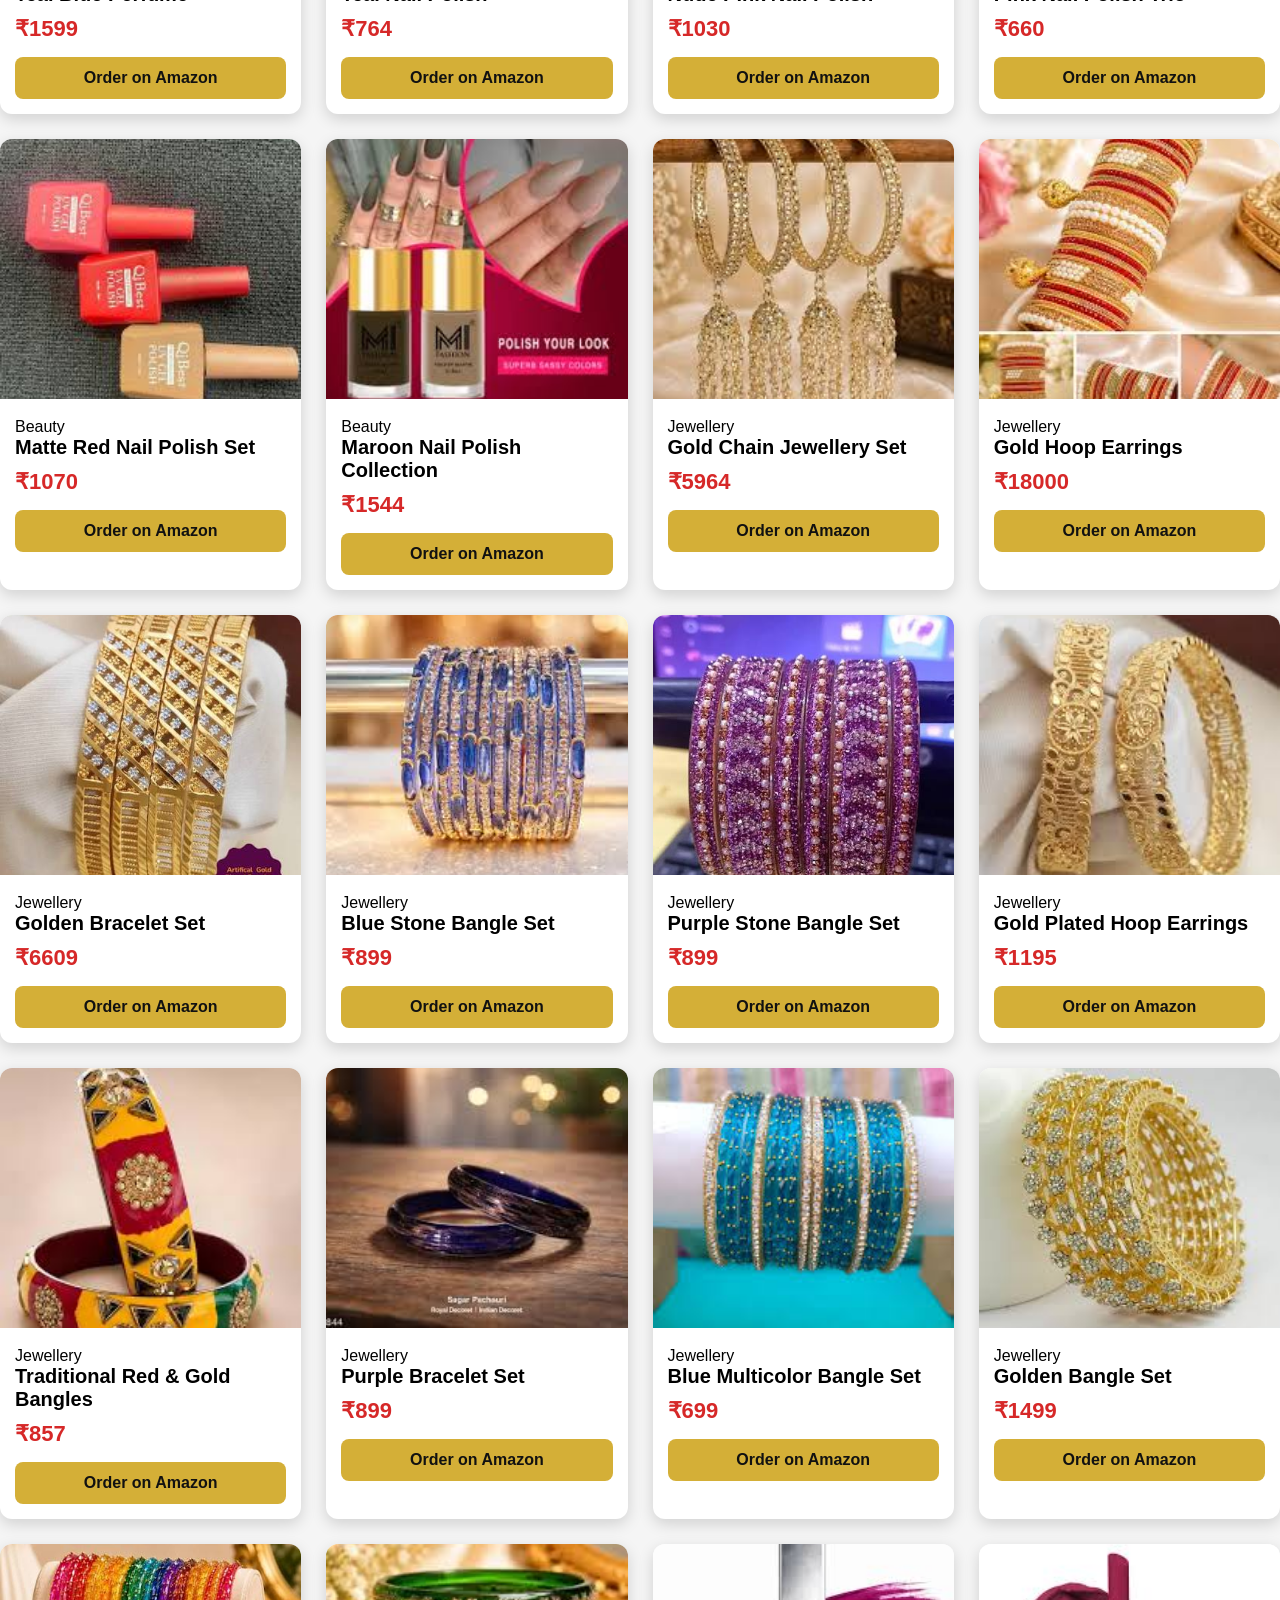
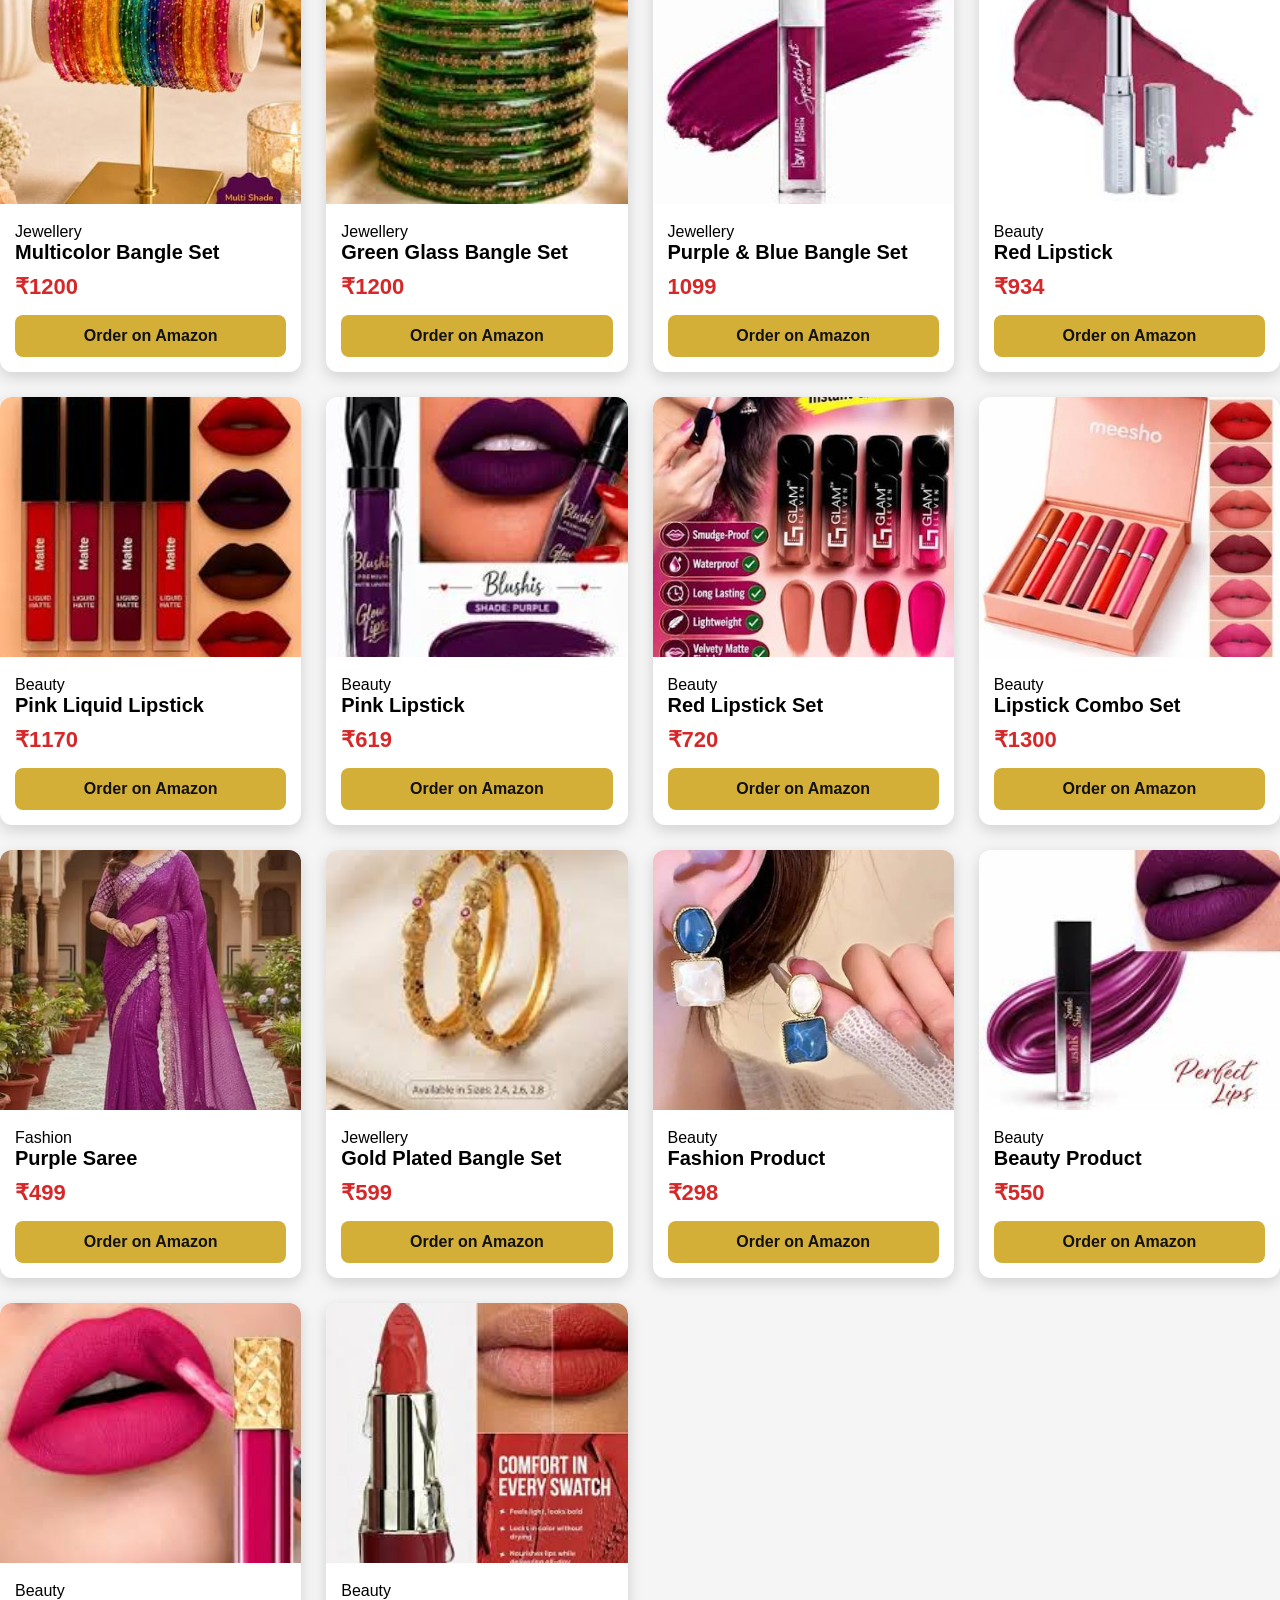
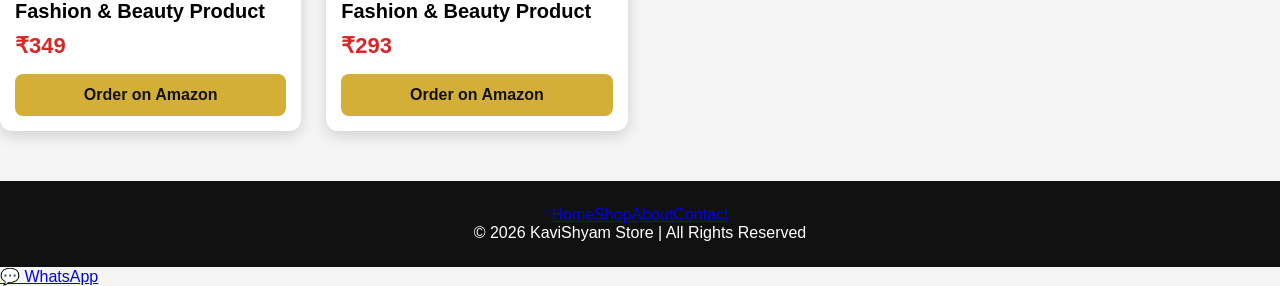
<file: shop.html>
<!DOCTYPE html>
<html lang="en"><head><meta charset="UTF-8"><meta name="viewport" content="width=device-width,initial-scale=1.0">
<title>Shop | KaviShyam Store</title><link rel="stylesheet" href="css/style.css">

<!-- Google Analytics -->
<script async src="https://www.googletagmanager.com/gtag/js?id=G-ER1XLFESMP"></script>
<script>
  window.dataLayer = window.dataLayer || [];
  function gtag(){dataLayer.push(arguments);}
  gtag('js', new Date());
  gtag('config', 'G-ER1XLFESMP');
</script>
</head>
<body>
  <header><a class="brand" href="index.html"><img src="images/logo.png" alt="KaviShyam Store"></a>
<nav><a href="index.html">Home</a><a class="active" href="shop.html">Shop</a><a href="about.html">About</a><a href="contact.html">Contact</a></nav></header>
<section class="shop-head"><h1>Shop Our Collection</h1><p class="section-intro">Fashion, beauty, jewellery and kitchen essentials — selected from the product images in your original collection.</p></section>
<div class="shop-tools"><input id="search" class="search-box" type="search" placeholder="Search products..." oninput="filterProducts()">
<select id="category" class="filter" onchange="filterProducts()"><option value="all">All Categories</option><option>Fashion</option><option>Beauty</option><option>Jewellery</option><option>Kitchen</option></select></div>
<section class="products" id="productGrid">
<article class="card product-card" data-name="pink embroidered party wear saree" data-category="Fashion">
<img src="images/images (1).jpg" alt="Pink Embroidered Party Wear Saree" loading="lazy">
<div class="card-content">
<span class="tag">Fashion</span>
<h3>Pink Embroidered Party Wear Saree</h3>
<p class="price">₹1,699</p>
<a class="btn"
   href="https://link.amazon/B00aJ5x8t"
   target="_blank"
   rel="nofollow sponsored">
   Order on Amazon
</a>
</article><article class="card product-card" data-name="red printed saree" data-category="Fashion">
<img src="images/images (3).jpg" alt="Red Printed Saree" loading="lazy">
<div class="card-content">
<span class="tag">Fashion</span>
<h3>Red Printed Saree</h3>
<p class="price">₹999</p>
<a class="btn"
   href="https://link.amazon/B0bSfsl4R"
   target="_blank"
   rel="nofollow sponsored">
   Order on Amazon
</a>
</article><article class="card product-card" data-name="purple designer saree" data-category="Fashion">
<img src="images/images (7).jpg" alt="Purple Designer Saree" loading="lazy">
<div class="card-content">
<span class="tag">Fashion</span>
<h3>Purple Designer Saree</h3>
<p class="price">₹1,299</p>
<a class="btn" href="https://link.amazon/B08sXsIkF" target="_blank" rel="nofollow sponsored">Order on Amazon</a>
</article><article class="card product-card" data-name="teal silk saree" data-category="Fashion">
<img src="images/images (8).jpg" alt="Teal Silk Saree" loading="lazy">
<div class="card-content">
<span class="tag">Fashion</span>
<h3>Teal Silk Saree</h3>
<p class="price">₹1,299</p>
<a class="btn"
   href="https://link.amazon/B09jBuTof"
   target="_blank"
   rel="nofollow sponsored">
   Order on Amazon
</a>
</article><article class="card product-card" data-name="mint green designer saree" data-category="Fashion">
<img src="images/images (9).jpg" alt="Mint Green Designer Saree" loading="lazy">
<div class="card-content">
<span class="tag">Fashion</span>
<h3>Mint Green Designer Saree</h3>
<p class="price">₹1,299</p>
<a class="btn"
   href="https://link.amazon/B06cd9Y9P"
   target="_blank"
   rel="nofollow sponsored">
   Order on Amazon
</a>
</article><article class="card product-card" data-name="pink &amp; blue saree" data-category="Fashion">
<img src="images/images (10).jpg" alt="Pink &amp; Blue Saree" loading="lazy">
<div class="card-content">
<span class="tag">Fashion</span>
<h3>Pink &amp; Blue Saree</h3>
<p class="price">₹1,199</p>
<a class="btn"
   href="https://link.amazon/B0i3Z3OOL"
   target="_blank"
   rel="nofollow sponsored">
   Order on Amazon
</a>
</article><article class="card product-card" data-name="peach party wear saree" data-category="Fashion">
<img src="images/images (11).jpg" alt="Peach Party Wear Saree" loading="lazy">
<div class="card-content">
<span class="tag">Fashion</span>
<h3>Peach Party Wear Saree</h3>
<p class="price">₹1,299</p>
<a class="btn"
   href="https://link.amazon/B05MtElIi"
   target="_blank"
   rel="nofollow sponsored">
   Order on Amazon
</a>
</article><article class="card product-card" data-name="4500 ml hot casserole" data-category="Kitchen">
<img src="images/images (12).jpg" alt="4500 ML Hot Casserole" loading="lazy">
<div class="card-content">
<span class="tag">Kitchen</span>
<h3>4500 ML Hot Casserole</h3>
<p class="price">₹2300</p>
<a class="btn"
   href="https://link.amazon/B0fgNdhMu"
   target="_blank"
   rel="nofollow sponsored">
   Order on Amazon
</a>
</article><article class="card product-card" data-name="3 tier kitchen storage rack" data-category="Kitchen">
<img src="images/images (16).jpg" alt="3 Tier Kitchen Storage Rack" loading="lazy">
<div class="card-content">
<span class="tag">Kitchen</span>
<h3>3 Tier Kitchen Storage Rack</h3>
<p class="price">₹5499</p>
<a class="btn"
   href="https://link.amazon/B0cpkmegh"
   target="_blank"
   rel="nofollow sponsored">
   Order on Amazon
</a>
</article><article class="card product-card" data-name="hanging kitchen organizer" data-category="Kitchen">
<img src="images/images (17).jpg" alt="Hanging Kitchen Organizer" loading="lazy">
<div class="card-content">
<span class="tag">Kitchen</span>
<h3>Hanging Kitchen Organizer</h3>
<p class="price">₹3999</p>
<a class="btn"
   href="https://link.amazon/B04w49RJt"
   target="_blank"
   rel="nofollow sponsored">
   Order on Amazon
</a>
</article><article class="card product-card" data-name="momos steamer pot" data-category="Kitchen">
<img src="images/images (18).jpg" alt="Momos Steamer Pot" loading="lazy">
<div class="card-content">
<span class="tag">Kitchen</span>
<h3>Momos Steamer Pot</h3>
<p class="price">₹5040</p>
<a class="btn"
   href="https://link.amazon/B0b5SYnnw"
   target="_blank"
   rel="nofollow sponsored">
   Order on Amazon
</a></article><article class="card product-card" data-name="silicone kitchen tool set" data-category="Kitchen">
<img src="images/images (19).jpg" alt="Silicone Kitchen Tool Set" loading="lazy">
<div class="card-content">
<span class="tag">Kitchen</span>
<h3>Silicone Kitchen Tool Set</h3>
<p class="price">₹1999</p>
<a class="btn"
   href="https://link.amazon/B07Zhgx0N"
   target="_blank"
   rel="nofollow sponsored">
   Order on Amazon
</a></article><article class="card product-card" data-name="kitchen utensil holder set" data-category="Kitchen">
<img src="images/images (20).jpg" alt="Kitchen Utensil Holder Set" loading="lazy">
<div class="card-content">
<span class="tag">Kitchen</span>
<h3>Kitchen Utensil Holder Set</h3>
<p class="price">₹1499</p>
<a class="btn"
   href="https://link.amazon/B0a9fsXvs"
   target="_blank"
   rel="nofollow sponsored">
   Order on Amazon
</a>
</article><article class="card product-card" data-name="vegetable cutter &amp; chopper" data-category="Kitchen">
<img src="images/images (21).jpg" alt="Vegetable Cutter &amp; Chopper" loading="lazy">
<div class="card-content">
<span class="tag">Kitchen</span>
<h3>Vegetable Cutter &amp; Chopper</h3>
<p class="price">₹2499</p>
<a class="btn"
   href="https://link.amazon/B09FfxkmE"
   target="_blank"
   rel="nofollow sponsored">
   Order on Amazon
</a>
</article><article class="card product-card" data-name="manual vegetable slicer" data-category="Kitchen">
<img src="images/images (25).jpg" alt="Manual Vegetable Slicer" loading="lazy">
<div class="card-content">
<span class="tag">Kitchen</span>
<h3>Manual Vegetable Slicer</h3>
<p class="price">₹1999</p>
<a class="btn"
   href="https://link.amazon/B07w8FTrp"
   target="_blank"
   rel="nofollow sponsored">
   Order on Amazon
</a>
</article><article class="card product-card" data-name="pink makeup brush set" data-category="Beauty">
<img src="images/images (26).jpg" alt="Pink Makeup Brush Set" loading="lazy">
<div class="card-content">
<span class="tag">Beauty</span>
<h3>Pink Makeup Brush Set</h3>
<p class="price">₹1499</p>
<a class="btn"
   href="https://link.amazon/B05IC2pk8"
   target="_blank"
   rel="nofollow sponsored">
   Order on Amazon
</a>
</article><article class="card product-card" data-name="stainless steel kitchen utensil set" data-category="Kitchen">
<img src="images/images (27).jpg" alt="Stainless Steel Kitchen Utensil Set" loading="lazy">
<div class="card-content">
<span class="tag">Kitchen</span>
<h3>Stainless Steel Kitchen Utensil Set</h3>
<p class="price">₹7499</p>
<a class="btn"
   href="https://link.amazon/B0apTJyM2"
   target="_blank"
   rel="nofollow sponsored">
   Order on Amazon
</a>
</article><article class="card product-card" data-name="kitchen strainer &amp; slicer set" data-category="Kitchen">
<img src="images/images (28).jpg" alt="Kitchen Strainer &amp; Slicer Set" loading="lazy">
<div class="card-content">
<span class="tag">Kitchen</span>
<h3>Kitchen Strainer &amp; Slicer Set</h3>
<p class="price">₹999</p>
<a class="btn"
   href="https://link.amazon/B0fomFjXL"
   target="_blank"
   rel="nofollow sponsored">
   Order on Amazon
</a>
</article><article class="card product-card" data-name="electric waffle maker" data-category="Kitchen">
<img src="images/images (29).jpg" alt="Electric Waffle Maker" loading="lazy">
<div class="card-content">
<span class="tag">Kitchen</span>
<h3>Electric Waffle Maker</h3>
<p class="price">₹2849</p>
<a class="btn"
   href="https://link.amazon/B0eIEEqzo"
   target="_blank"
   rel="nofollow sponsored">
   Order on Amazon
</a>
</article><article class="card product-card" data-name="rotating spice storage rack" data-category="Kitchen">
<img src="images/images (30).jpg" alt="Rotating Spice Storage Rack" loading="lazy">
<div class="card-content">
<span class="tag">Kitchen</span>
<h3>Rotating Spice Storage Rack</h3>
<p class="price">₹3649</p>
<a class="btn"
   href="https://link.amazon/B059p6jHp"
   target="_blank"
   rel="nofollow sponsored">
   Order on Amazon
</a>
</article><article class="card product-card" data-name="kundan bridal necklace set" data-category="Jewellery">
<img src="images/images (34).jpg" alt="Kundan Bridal Necklace Set" loading="lazy">
<div class="card-content">
<span class="tag">Jewellery</span>
<h3>Kundan Bridal Necklace Set</h3>
<p class="price">₹3449</p>
<a class="btn"
   href="https://link.amazon/B02hPRzMT"
   target="_blank"
   rel="nofollow sponsored">
   Order on Amazon
</a>
</article><article class="card product-card" data-name="pink pearl bracelet" data-category="Jewellery">
<img src="images/images (35).jpg" alt="Pink Pearl Bracelet" loading="lazy">
<div class="card-content">
<span class="tag">Jewellery</span>
<h3>Pink Pearl Bracelet</h3>
<p class="price">₹5099</p>
<a class="btn"
   href="https://link.amazon/B02hEeKYU"
   target="_blank"
   rel="nofollow sponsored">
   Order on Amazon
</a>
</article><article class="card product-card" data-name="silver chain necklace" data-category="Jewellery">
<img src="images/images (36).jpg" alt="Silver Chain Necklace" loading="lazy">
<div class="card-content">
<span class="tag">Jewellery</span>
<h3>Silver Chain Necklace</h3>
<p class="price">₹3049</p>
<a class="btn"
   href="https://link.amazon/B03f5RTSS"
   target="_blank"
   rel="nofollow sponsored">
   Order on Amazon
</a>
</article><article class="card product-card" data-name="multicolor beaded necklace set" data-category="Jewellery">
<img src="images/images (37).jpg" alt="Multicolor Beaded Necklace Set" loading="lazy">
<div class="card-content">
<span class="tag">Jewellery</span>
<h3>Multicolor Beaded Necklace Set</h3>
<p class="price">₹1999</p>
<a class="btn"
   href="https://link.amazon/B085YoVC4"
   target="_blank"
   rel="nofollow sponsored">
   Order on Amazon
</a>
</article><article class="card product-card" data-name="black stone necklace set" data-category="Jewellery">
<img src="images/images (38).jpg" alt="Black Stone Necklace Set" loading="lazy">
<div class="card-content">
<span class="tag">Jewellery</span>
<h3>Black Stone Necklace Set</h3>
<p class="price">₹2199</p>
<a class="btn"
   href="https://link.amazon/B05pgsxhe"
   target="_blank"
   rel="nofollow sponsored">
   Order on Amazon
</a>
</article><article class="card product-card" data-name="purple stone necklace set" data-category="Jewellery">
<img src="images/images (39).jpg" alt="Purple Stone Necklace Set" loading="lazy">
<div class="card-content">
<span class="tag">Jewellery</span>
<h3>Purple Stone Necklace Set</h3>
<p class="price">₹1499</p>
<a class="btn"
   href="https://link.amazon/B0cS4RUVl"
   target="_blank"
   rel="nofollow sponsored">
   Order on Amazon
</a>
</article><article class="card product-card" data-name="statement floral jewellery set" data-category="Jewellery">
<img src="images/images (43).jpg" alt="Statement Floral Jewellery Set" loading="lazy">
<div class="card-content">
<span class="tag">Jewellery</span>
<h3>Statement Floral Jewellery Set</h3>
<p class="price">₹3499</p>
<a class="btn"
   href="https://link.amazon/B0aQJ99Hi"
   target="_blank"
   rel="nofollow sponsored">
   Order on Amazon
</a>
</article><article class="card product-card" data-name="golden bridal jewellery set" data-category="Jewellery">
<img src="images/images (44).jpg" alt="Golden Bridal Jewellery Set" loading="lazy">
<div class="card-content">
<span class="tag">Jewellery</span>
<h3>Golden Bridal Jewellery Set</h3>
<p class="price">₹3649</p>
<a class="btn"
   href="https://link.amazon/B02VUc9zv"
   target="_blank"
   rel="nofollow sponsored">
   Order on Amazon
</a>
</article><article class="card product-card" data-name="gold plated earrings" data-category="Jewellery">
<img src="images/images (45).jpg" alt="Gold Plated Earrings" loading="lazy">
<div class="card-content">
<span class="tag">Jewellery</span>
<h3>Gold Plated Earrings</h3>
<p class="price">₹5999</p>
<a class="btn"
   href="https://link.amazon/B00ifSTk4"
   target="_blank"
   rel="nofollow sponsored">
   Order on Amazon
</a>
</article><article class="card product-card" data-name="traditional long necklace set" data-category="Jewellery">
<img src="images/images (46).jpg" alt="Traditional Long Necklace Set" loading="lazy">
<div class="card-content">
<span class="tag">Jewellery</span>
<h3>Traditional Long Necklace Set</h3>
<p class="price">₹1599</p>
<a class="btn"
   href="https://link.amazon/B0g9AIfIw"
   target="_blank"
   rel="nofollow sponsored">
   Order on Amazon
</a>
</article><article class="card product-card" data-name="traditional gold tone earrings" data-category="Jewellery">
<img src="images/images (47).jpg" alt="Traditional Gold Tone Earrings" loading="lazy">
<div class="card-content">
<span class="tag">Jewellery</span>
<h3>Traditional Gold Tone Earrings</h3>
<p class="price">₹1249</p>
<a class="btn"
   href="https://link.amazon/B0aTr0eRT"
   target="_blank"
   rel="nofollow sponsored">
   Order on Amazon
</a>
</article><article class="card product-card" data-name="oxidised jewellery combo set" data-category="Jewellery">
<img src="images/images (48).jpg" alt="Oxidised Jewellery Combo Set" loading="lazy">
<div class="card-content">
<span class="tag">Jewellery</span>
<h3>Oxidised Jewellery Combo Set</h3>
<p class="price">₹1638</p>
<a class="btn"
   href="https://link.amazon/B00oQShxh"
   target="_blank"
   rel="nofollow sponsored">
   Order on Amazon
</a>
</article><article class="card product-card" data-name="gold stud earrings" data-category="Jewellery">
<img src="images/images (52).jpg" alt="Gold Stud Earrings" loading="lazy">
<div class="card-content">
<span class="tag">Jewellery</span>
<h3>Gold Stud Earrings</h3>
<p class="price">₹3549</p>
<a class="btn"
   href="https://link.amazon/B02F76v0Z"
   target="_blank"
   rel="nofollow sponsored">
   Order on Amazon
</a>
</article><article class="card product-card" data-name="green stone stud earrings" data-category="Jewellery">
<img src="images/images (53).jpg" alt="Green Stone Stud Earrings" loading="lazy">
<div class="card-content">
<span class="tag">Jewellery</span>
<h3>Green Stone Stud Earrings</h3>
<p class="price">₹3549</p>
<a class="btn"
   href="https://link.amazon/B05UV126c"
   target="_blank"
   rel="nofollow sponsored">
   Order on Amazon
</a>
</article><article class="card product-card" data-name="minimal gold hoop earrings" data-category="Jewellery">
<img src="images/images (54).jpg" alt="Minimal Gold Hoop Earrings" loading="lazy">
<div class="card-content">
<span class="tag">Jewellery</span>
<h3>Minimal Gold Hoop Earrings</h3>
<p class="price">₹1938</p>
<a class="btn"
   href="https://link.amazon/B0dtsRpfi"
   target="_blank"
   rel="nofollow sponsored">
   Order on Amazon
</a>
</article><article class="card product-card" data-name="multicolor statement earrings" data-category="Jewellery">
<img src="images/images (55).jpg" alt="Multicolor Statement Earrings" loading="lazy">
<div class="card-content">
<span class="tag">Jewellery</span>
<h3>Multicolor Statement Earrings</h3>
<p class="price">₹1211</p>
<a class="btn"
   href="https://link.amazon/B0bVSrKfF"
   target="_blank"
   rel="nofollow sponsored">
   Order on Amazon
</a>
</article><article class="card product-card" data-name="golden hoop earrings" data-category="Jewellery">
<img src="images/images (56).jpg" alt="Golden Hoop Earrings" loading="lazy">
<div class="card-content">
<span class="tag">Jewellery</span>
<h3>Golden Hoop Earrings</h3>
<p class="price">₹2649</p>
<a class="btn"
   href="https://link.amazon/B0cwIg1Wb"
   target="_blank"
   rel="nofollow sponsored">
   Order on Amazon
</a>
</article><article class="card product-card" data-name="purple floral jewellery set" data-category="Jewellery">
<img src="images/images (61).jpg" alt="Purple Floral Jewellery Set" loading="lazy">
<div class="card-content">
<span class="tag">Jewellery</span>
<h3>Purple Floral Jewellery Set</h3>
<p class="price">₹1699</p>
<a class="btn"
   href="https://link.amazon/B04pzBVFf"
   target="_blank"
   rel="nofollow sponsored">
   Order on Amazon
</a>
</article><article class="card product-card" data-name="blue stone jewellery set" data-category="Jewellery">
<img src="images/images (62).jpg" alt="Blue Stone Jewellery Set" loading="lazy">
<div class="card-content">
<span class="tag">Jewellery</span>
<h3>Blue Stone Jewellery Set</h3>
<p class="price">₹1882</p>
<a class="btn"
   href="https://link.amazon/B0gL4iAZ1"
   target="_blank"
   rel="nofollow sponsored">
   Order on Amazon
</a>
</article><article class="card product-card" data-name="nail polish collection set" data-category="Beauty">
<img src="images/images (63).jpg" alt="Nail Polish Collection Set" loading="lazy">
<div class="card-content">
<span class="tag">Beauty</span>
<h3>Nail Polish Collection Set</h3>
<p class="price">₹5649</p>
<a class="btn"
   href="https://link.amazon/B0ehKqipn"
   target="_blank"
   rel="nofollow sponsored">
   Order on Amazon
</a>
</article><article class="card product-card" data-name="multicolor nail polish set" data-category="Beauty">
<img src="images/images (64).jpg" alt="Multicolor Nail Polish Set" loading="lazy">
<div class="card-content">
<span class="tag">Beauty</span>
<h3>Multicolor Nail Polish Set</h3>
<p class="price">₹1804</p>
<a class="btn"
   href="https://link.amazon/B00lBW52Q"
   target="_blank"
   rel="nofollow sponsored">
   Order on Amazon
</a>
</article><article class="card product-card" data-name="maroon &amp; black nail polish set" data-category="Beauty">
<img src="images/images (65).jpg" alt="Maroon &amp; Black Nail Polish Set" loading="lazy">
<div class="card-content">
<span class="tag">Beauty</span>
<h3>Maroon &amp; Black Nail Polish Set</h3>
<p class="price">₹1804</p>
<a class="btn"
   href="https://link.amazon/B0hNqCusD"
   target="_blank"
   rel="nofollow sponsored">
   Order on Amazon
</a>
</article><article class="card product-card" data-name="pink nail polish set" data-category="Beauty">
<img src="images/images (66).jpg" alt="Pink Nail Polish Set" loading="lazy">
<div class="card-content">
<span class="tag">Beauty</span>
<h3>Pink Nail Polish Set</h3>
<p class="price">₹399</p>
<a class="btn"
   href="https://link.amazon/B02vTZQeE"
   target="_blank"
   rel="nofollow sponsored">
   Order on Amazon
</a>
</article><article class="card product-card" data-name="luxury floral perfume" data-category="Beauty">
<img src="images/images (70).jpg" alt="Luxury Floral Perfume" loading="lazy">
<div class="card-content">
<span class="tag">Beauty</span>
<h3>Luxury Floral Perfume</h3>
<p class="price">₹2045</p>
<a class="btn"
   href="https://link.amazon/B057591TX"
   target="_blank"
   rel="nofollow sponsored">
   Order on Amazon
</a>
</article><article class="card product-card" data-name="body spray for women" data-category="Beauty">
<img src="images/images (71).jpg" alt="Body Spray for Women" loading="lazy">
<div class="card-content">
<span class="tag">Beauty</span>
<h3>Body Spray for Women</h3>
<p class="price">₹1400</p>
<a class="btn"
   href="https://link.amazon/B04OOdZdP"
   target="_blank"
   rel="nofollow sponsored">
   Order on Amazon
</a>
</article><article class="card product-card" data-name="couple perfume gift set" data-category="Beauty">
<img src="images/images (72).jpg" alt="Couple Perfume Gift Set" loading="lazy">
<div class="card-content">
<span class="tag">Beauty</span>
<h3>Couple Perfume Gift Set</h3>
<p class="price">₹2596</p>
<a class="btn"
   href="https://link.amazon/B0efOHYAg"
   target="_blank"
   rel="nofollow sponsored">
   Order on Amazon
</a>
</article><article class="card product-card" data-name="rich indulgence chocolate perfume" data-category="Beauty">
<img src="images/images (73).jpg" alt="Rich Indulgence Chocolate Perfume" loading="lazy">
<div class="card-content">
<span class="tag">Beauty</span>
<h3>Rich Indulgence Chocolate Perfume</h3>
<p class="price">₹2200</p>
<a class="btn"
   href="https://link.amazon/B03YiAAzq"
   target="_blank"
   rel="nofollow sponsored">
   Order on Amazon
</a>
</article><article class="card product-card" data-name="aqua fresh perfume gift set" data-category="Beauty">
<img src="images/images (74).jpg" alt="Aqua Fresh Perfume Gift Set" loading="lazy">
<div class="card-content">
<span class="tag">Beauty</span>
<h3>Aqua Fresh Perfume Gift Set</h3>
<p class="price">₹1995</p>
<a class="btn"
   href="https://link.amazon/B0gGAaD8J"
   target="_blank"
   rel="nofollow sponsored">
   Order on Amazon
</a>
</article><article class="card product-card" data-name="midnight eau de parfum" data-category="Beauty">
<img src="images/images (75).jpg" alt="Midnight Eau De Parfum" loading="lazy">
<div class="card-content">
<span class="tag">Beauty</span>
<h3>Midnight Eau De Parfum</h3>
<p class="price">₹4600</p>
<a class="btn"
   href="https://link.amazon/B01wxtAI4"
   target="_blank"
   rel="nofollow sponsored">
   Order on Amazon
</a>
</article><article class="card product-card" data-name="classic fragrance gift set" data-category="Beauty">
<img src="images/images (79).jpg" alt="Classic Fragrance Gift Set" loading="lazy">
<div class="card-content">
<span class="tag">Beauty</span>
<h3>Classic Fragrance Gift Set</h3>
<p class="price">₹2596</p>
<a class="btn"
   href="https://link.amazon/B01wxtAI4"
   target="_blank"
   rel="nofollow sponsored">
   Order on Amazon
</a>
</article><article class="card product-card" data-name="luxury couple perfume set" data-category="Beauty">
<img src="images/images (80).jpg" alt="Luxury Couple Perfume Set" loading="lazy">
<div class="card-content">
<span class="tag">Beauty</span>
<h3>Luxury Couple Perfume Set</h3>
<p class="price">₹3749</p>
<a class="btn"
   href="https://link.amazon/B07zjqJ7E"
   target="_blank"
   rel="nofollow sponsored">
   Order on Amazon
</a>
</article><article class="card product-card" data-name="green bottle eau de parfum" data-category="Beauty">
<img src="images/images (81).jpg" alt="Green Bottle Eau De Parfum" loading="lazy">
<div class="card-content">
<span class="tag">Beauty</span>
<h3>Green Bottle Eau De Parfum</h3>
<p class="price">₹4049</p>
<a class="btn"
   href="https://link.amazon/B0fMg3RH8"
   target="_blank"
   rel="nofollow sponsored">
   Order on Amazon
</a>
</article><article class="card product-card" data-name="pink perfume mini set" data-category="Beauty">
<img src="images/images (82).jpg" alt="Pink Perfume Mini Set" loading="lazy">
<div class="card-content">
<span class="tag">Beauty</span>
<h3>Pink Perfume Mini Set</h3>
<p class="price">₹1000</p>
<a class="btn"
   href="https://link.amazon/B0eMlLwvG"
   target="_blank"
   rel="nofollow sponsored">
   Order on Amazon
</a>
</article><article class="card product-card" data-name="flawless cat eye cover nail polish" data-category="Beauty">
<img src="images/images (83).jpg" alt="Flawless Cat Eye Cover Nail Polish" loading="lazy">
<div class="card-content">
<span class="tag">Beauty</span>
<h3>Flawless Cat Eye Cover Nail Polish</h3>
<p class="price">₹2100</p>
<a class="btn"
   href="https://link.amazon/B0h5hvBZm"
   target="_blank"
   rel="nofollow sponsored">
   Order on Amazon
</a>
</article><article class="card product-card" data-name="multicolor nail art collection" data-category="Beauty">
<img src="images/images (84).jpg" alt="Multicolor Nail Art Collection" loading="lazy">
<div class="card-content">
<span class="tag">Beauty</span>
<h3>Multicolor Nail Art Collection</h3>
<p class="price">₹2815</p>
<a class="btn"
   href="https://link.amazon/B04PDjlp8"
   target="_blank"
   rel="nofollow sponsored">
   Order on Amazon
</a>
</article><article class="card product-card" data-name="beauty benefits nail polish" data-category="Beauty">
<img src="images/images (88).jpg" alt="Beauty Benefits Nail Polish" loading="lazy">
<div class="card-content">
<span class="tag">Beauty</span>
<h3>Beauty Benefits Nail Polish</h3>
<p class="price">₹3100</p>
<a class="btn"
   href="https://link.amazon/B08pRkNH0"
   target="_blank"
   rel="nofollow sponsored">
   Order on Amazon
</a>
</article><article class="card product-card" data-name="black &amp; pink nail polish set" data-category="Beauty">
<img src="images/images (89).jpg" alt="Black &amp; Pink Nail Polish Set" loading="lazy">
<div class="card-content">
<span class="tag">Beauty</span>
<h3>Black &amp; Pink Nail Polish Set</h3>
<p class="price">₹1320</p>
<a class="btn"
   href="https://link.amazon/B0ahBiMYg"
   target="_blank"
   rel="nofollow sponsored">
   Order on Amazon
</a>
</article><article class="card product-card" data-name="blue shimmer nail polish" data-category="Beauty">
<img src="images/images (90).jpg" alt="Blue Shimmer Nail Polish" loading="lazy">
<div class="card-content">
<span class="tag">Beauty</span>
<h3>Blue Shimmer Nail Polish</h3>
<p class="price">₹999</p>
<a class="btn"
   href="https://link.amazon/B05eFx9Xp"
   target="_blank"
   rel="nofollow sponsored">
   Order on Amazon
</a>
</article><article class="card product-card" data-name="purple gel nail polish" data-category="Beauty">
<img src="images/images (91).jpg" alt="Purple Gel Nail Polish" loading="lazy">
<div class="card-content">
<span class="tag">Beauty</span>
<h3>Purple Gel Nail Polish</h3>
<p class="price">₹1095</p>
<a class="btn"
   href="https://link.amazon/B03OTaDrA"
   target="_blank"
   rel="nofollow sponsored">
   Order on Amazon
</a>
</article><article class="card product-card" data-name="blue nail polish" data-category="Beauty">
<img src="images/images (92).jpg" alt="Blue Nail Polish" loading="lazy">
<div class="card-content">
<span class="tag">Beauty</span>
<h3>Blue Nail Polish</h3>
<p class="price">₹1249</p>
<a class="btn"
   href="https://link.amazon/B0381Uqtf"
   target="_blank"
   rel="nofollow sponsored">
   Order on Amazon
</a>
</article><article class="card product-card" data-name="nail polish swatch set" data-category="Beauty">
<img src="images/images (93).jpg" alt="Nail Polish Swatch Set" loading="lazy">
<div class="card-content">
<span class="tag">Beauty</span>
<h3>Nail Polish Swatch Set</h3>
<p class="price">₹2199</p>
<a class="btn"
   href="https://link.amazon/B0gsJPK2O"
   target="_blank"
   rel="nofollow sponsored">
   Order on Amazon
</a>
</article><article class="card product-card" data-name="classic red nail polish duo" data-category="Beauty">
<img src="images/images (97).jpg" alt="Classic Red Nail Polish Duo" loading="lazy">
<div class="card-content">
<span class="tag">Beauty</span>
<h3>Classic Red Nail Polish Duo</h3>
<p class="price">1545</p>
<a class="btn"
   href="https://link.amazon/B047j8B41"
   target="_blank"
   rel="nofollow sponsored">
   Order on Amazon
</a></article><article class="card product-card" data-name="pink nude nail polish set" data-category="Beauty">
<img src="images/images (98).jpg" alt="Pink Nude Nail Polish Set" loading="lazy">
<div class="card-content">
<span class="tag">Beauty</span>
<h3>Pink Nude Nail Polish Set</h3>
<p class="price">₹1030</p>
<a class="btn"
   href="https://link.amazon/B0e1titKG"
   target="_blank"
   rel="nofollow sponsored">
   Order on Amazon
</a>
</article><article class="card product-card" data-name="blue nail polish collection" data-category="Beauty">
<img src="images/images (99).jpg" alt="Blue Nail Polish Collection" loading="lazy">
<div class="card-content">
<span class="tag">Beauty</span>
<h3>Blue Nail Polish Collection</h3>
<p class="price">₹1499</p>
<a class="btn"
   href="https://link.amazon/B05YuKZux"
   target="_blank"
   rel="nofollow sponsored">
   Order on Amazon
</a>
</article><article class="card product-card" data-name="teal blue perfume" data-category="Beauty">
<img src="images/images (100).jpg" alt="Teal Blue Perfume" loading="lazy">
<div class="card-content">
<span class="tag">Beauty</span>
<h3>Teal Blue Perfume</h3>
<p class="price">₹1599</p>
<a class="btn"
   href="https://link.amazon/B011RYmaS"
   target="_blank"
   rel="nofollow sponsored">
   Order on Amazon
</a>
</article><article class="card product-card" data-name="teal nail polish" data-category="Beauty">
<img src="images/images - 2026-08-01T235104.967.jpg" alt="Teal Nail Polish" loading="lazy">
<div class="card-content">
<span class="tag">Beauty</span>
<h3>Teal Nail Polish</h3>
<p class="price">₹764</p>
<a class="btn"
   href="https://link.amazon/B0bvgg3O1"
   target="_blank"
   rel="nofollow sponsored">
   Order on Amazon
</a>
</article><article class="card product-card" data-name="nude pink nail polish" data-category="Beauty">
<img src="images/images - 2026-08-01T235120.462.jpg" alt="Nude Pink Nail Polish" loading="lazy">
<div class="card-content">
<span class="tag">Beauty</span>
<h3>Nude Pink Nail Polish</h3>
<p class="price">₹1030</p>
<a class="btn"
   href="https://link.amazon/B02ZC3s9i"
   target="_blank"
   rel="nofollow sponsored">
   Order on Amazon
</a>
</article><article class="card product-card" data-name="pink nail polish trio" data-category="Beauty">
<img src="images/images - 2026-08-01T235154.240.jpg" alt="Pink Nail Polish Trio" loading="lazy">
<div class="card-content">
<span class="tag">Beauty</span>
<h3>Pink Nail Polish Trio</h3>
<p class="price">₹660</p>
<a class="btn"
   href="https://link.amazon/B048GMSWp"
   target="_blank"
   rel="nofollow sponsored">
   Order on Amazon
</a>
</article><article class="card product-card" data-name="matte red nail polish set" data-category="Beauty">
<img src="images/images - 2026-08-01T235204.971.jpg" alt="Matte Red Nail Polish Set" loading="lazy">
<div class="card-content">
<span class="tag">Beauty</span>
<h3>Matte Red Nail Polish Set</h3>
<p class="price">₹1070</p>
<a class="btn"
   href="https://link.amazon/B04YLmEwG"
   target="_blank"
   rel="nofollow sponsored">
   Order on Amazon
</a>
</article><article class="card product-card" data-name="maroon nail polish collection" data-category="Beauty">
<img src="images/images - 2026-08-01T235229.314.jpg" alt="Maroon Nail Polish Collection" loading="lazy">
<div class="card-content">
<span class="tag">Beauty</span>
<h3>Maroon Nail Polish Collection</h3>
<p class="price">₹1544</p>
<a class="btn"
   href="https://link.amazon/B085F8NI8"
   target="_blank"
   rel="nofollow sponsored">
   Order on Amazon
</a>
</article><article class="card product-card" data-name="gold chain jewellery set" data-category="Jewellery">
<img src="images/images - 2026-08-01T235312.060.jpg" alt="Gold Chain Jewellery Set" loading="lazy">
<div class="card-content">
<span class="tag">Jewellery</span>
<h3>Gold Chain Jewellery Set</h3>
<p class="price">₹5964</p>
<a class="btn"
   href="https://link.amazon/B03nu3C0F"
   target="_blank"
   rel="nofollow sponsored">
   Order on Amazon
</a>
</article><article class="card product-card" data-name="gold hoop earrings" data-category="Jewellery">
<img src="images/images - 2026-08-01T235356.725.jpg" alt="Gold Hoop Earrings" loading="lazy">
<div class="card-content">
<span class="tag">Jewellery</span>
<h3>Gold Hoop Earrings</h3>
<p class="price">₹18000</p>
<a class="btn"
   href="https://link.amazon/B0cr85RNM"
   target="_blank"
   rel="nofollow sponsored">
   Order on Amazon
</a>
</article><article class="card product-card" data-name="golden bracelet set" data-category="Jewellery">
<img src="images/images - 2026-08-01T235413.892.jpg" alt="Golden Bracelet Set" loading="lazy">
<div class="card-content">
<span class="tag">Jewellery</span>
<h3>Golden Bracelet Set</h3>
<p class="price">₹6609</p>
<a class="btn"
   href="https://link.amazon/B07Yh0EAt"
   target="_blank"
   rel="nofollow sponsored">
   Order on Amazon
</a>
</article><article class="card product-card" data-name="blue stone bangle set" data-category="Jewellery">
<img src="images/images - 2026-08-01T235420.129.jpg" alt="Blue Stone Bangle Set" loading="lazy">
<div class="card-content">
<span class="tag">Jewellery</span>
<h3>Blue Stone Bangle Set</h3>
<p class="price">₹899</p>
<a class="btn"
   href="https://link.amazon/B07aHJyyG"
   target="_blank"
   rel="nofollow sponsored">
   Order on Amazon
</a>
</article><article class="card product-card" data-name="purple stone bangle set" data-category="Jewellery">
<img src="images/images - 2026-08-01T235434.670.jpg" alt="Purple Stone Bangle Set" loading="lazy">
<div class="card-content">
<span class="tag">Jewellery</span>
<h3>Purple Stone Bangle Set</h3>
<p class="price">₹899</p>
<a class="btn"
   href="https://link.amazon/B06QLBenm"
   target="_blank"
   rel="nofollow sponsored">
   Order on Amazon
</a>
</article><article class="card product-card" data-name="gold plated hoop earrings" data-category="Jewellery">
<img src="images/images - 2026-08-01T235441.316.jpg" alt="Gold Plated Hoop Earrings" loading="lazy">
<div class="card-content">
<span class="tag">Jewellery</span>
<h3>Gold Plated Hoop Earrings</h3>
<p class="price">₹1195</p>
<a class="btn"
   href="https://link.amazon/B0fDdn4rK"
   target="_blank"
   rel="nofollow sponsored">
   Order on Amazon
</a>
</article><article class="card product-card" data-name="traditional red &amp; gold bangles" data-category="Jewellery">
<img src="images/images - 2026-08-01T235531.029.jpg" alt="Traditional Red &amp; Gold Bangles" loading="lazy">
<div class="card-content">
<span class="tag">Jewellery</span>
<h3>Traditional Red &amp; Gold Bangles</h3>
<p class="price">₹857</p>
<a class="btn"
   href="https://link.amazon/B02mNa3IX"
   target="_blank"
   rel="nofollow sponsored">
   Order on Amazon
</a>
</article><article class="card product-card" data-name="purple bracelet set" data-category="Jewellery">
<img src="images/images - 2026-08-01T235537.387.jpg" alt="Purple Bracelet Set" loading="lazy">
<div class="card-content">
<span class="tag">Jewellery</span>
<h3>Purple Bracelet Set</h3>
<p class="price">₹899</p>
<a class="btn"
   href="https://link.amazon/B0iudiYAo"
   target="_blank"
   rel="nofollow sponsored">
   Order on Amazon
</a>
</article><article class="card product-card" data-name="blue multicolor bangle set" data-category="Jewellery">
<img src="images/images - 2026-08-01T235612.624.jpg" alt="Blue Multicolor Bangle Set" loading="lazy">
<div class="card-content">
<span class="tag">Jewellery</span>
<h3>Blue Multicolor Bangle Set</h3>
<p class="price">₹699</p>
<a class="btn"
   href="https://link.amazon/B05QhaOmY"
   target="_blank"
   rel="nofollow sponsored">
   Order on Amazon
</a>
</article><article class="card product-card" data-name="golden bangle set" data-category="Jewellery">
<img src="images/images - 2026-08-01T235619.638.jpg" alt="Golden Bangle Set" loading="lazy">
<div class="card-content">
<span class="tag">Jewellery</span>
<h3>Golden Bangle Set</h3>
<p class="price">₹1499</p>
<a class="btn"
   href="https://link.amazon/B056GEZZc"
   target="_blank"
   rel="nofollow sponsored">
   Order on Amazon
</a>
</article><article class="card product-card" data-name="multicolor bangle set" data-category="Jewellery">
<img src="images/images - 2026-08-01T235632.939.jpg" alt="Multicolor Bangle Set" loading="lazy">
<div class="card-content">
<span class="tag">Jewellery</span>
<h3>Multicolor Bangle Set</h3>
<p class="price">₹1200</p>
<a class="btn"
   href="https://link.amazon/B07m94Ppk"
   target="_blank"
   rel="nofollow sponsored">
   Order on Amazon
</a>
</article><article class="card product-card" data-name="green glass bangle set" data-category="Jewellery">
<img src="images/images - 2026-08-01T235641.804.jpg" alt="Green Glass Bangle Set" loading="lazy">
<div class="card-content">
<span class="tag">Jewellery</span>
<h3>Green Glass Bangle Set</h3>
<p class="price">₹1200</p>
<a class="btn"
   href="https://link.amazon/B0h8H2kSg"
   target="_blank"
   rel="nofollow sponsored">
   Order on Amazon
</a>
</article><article class="card product-card" data-name="purple &amp; blue bangle set" data-category="Jewellery">
<img src="images/images - 2026-08-01T235750.194.jpg" alt="Purple &amp; Blue Bangle Set" loading="lazy">
<div class="card-content">
<span class="tag">Jewellery</span>
<h3>Purple &amp; Blue Bangle Set</h3>
<p class="price">1099</p>
<a class="btn"
   href="https://link.amazon/B0cw8TWGy"
   target="_blank"
   rel="nofollow sponsored">
   Order on Amazon
</a>
</article><article class="card product-card" data-name="red lipstick" data-category="Beauty">
<img src="images/images - 2026-08-01T235758.859.jpg" alt="Red Lipstick" loading="lazy">
<div class="card-content">
<span class="tag">Beauty</span>
<h3>Red Lipstick</h3>
<p class="price">₹934</p>
<a class="btn"
   href="https://link.amazon/B0fFUbpZv"
   target="_blank"
   rel="nofollow sponsored">
   Order on Amazon
</a>
</article><article class="card product-card" data-name="pink liquid lipstick" data-category="Beauty">
<img src="images/images - 2026-08-01T235829.227.jpg" alt="Pink Liquid Lipstick" loading="lazy">
<div class="card-content">
<span class="tag">Beauty</span>
<h3>Pink Liquid Lipstick</h3>
<p class="price">₹1170</p>
<a class="btn"
   href="https://link.amazon/B0gKkO1Ih"
   target="_blank"
   rel="nofollow sponsored">
   Order on Amazon
</a>
</article><article class="card product-card" data-name="pink lipstick" data-category="Beauty">
<img src="images/images - 2026-08-01T235930.632.jpg" alt="Pink Lipstick" loading="lazy">
<div class="card-content">
<span class="tag">Beauty</span>
<h3>Pink Lipstick</h3>
<p class="price">₹619</p>
<a class="btn"
   href="https://link.amazon/B05wTy8Fr"
   target="_blank"
   rel="nofollow sponsored">
   Order on Amazon
</a>
</article><article class="card product-card" data-name="red lipstick set" data-category="Beauty">
<img src="images/images - 2026-08-01T235938.670.jpg" alt="Red Lipstick Set" loading="lazy">
<div class="card-content">
<span class="tag">Beauty</span>
<h3>Red Lipstick Set</h3>
<p class="price">₹720</p><a class="btn"
   href="https://link.amazon/B07CccyS2"
   target="_blank"
   rel="nofollow sponsored">
   Order on Amazon
</a>
</article><article class="card product-card" data-name="lipstick combo set" data-category="Beauty">
<img src="images/images - 2026-08-01T235956.928.jpg" alt="Lipstick Combo Set" loading="lazy">
<div class="card-content">
<span class="tag">Beauty</span>
<h3>Lipstick Combo Set</h3>
<p class="price">₹1300</p>
<a class="btn"
   href="https://link.amazon/B0iUhTErA"
   target="_blank"
   rel="nofollow sponsored">
   Order on Amazon
</a>
</article><article class="card product-card" data-name="purple saree" data-category="Fashion">
<img src="images/images.jpg" alt="Purple Saree" loading="lazy">
<div class="card-content">
<span class="tag">Fashion</span>
<h3>Purple Saree</h3>
<p class="price">₹499</p>
<a class="btn"
   href="https://link.amazon/B01EAf374"
   target="_blank"
   rel="nofollow sponsored">
   Order on Amazon
</a>
</article><article class="card product-card" data-name="gold plated bangle set" data-category="Jewellery">
<img src="images/images - 2026-08-01T235345.662.jpg" alt="Gold Plated Bangle Set" loading="lazy">
<div class="card-content">
<span class="tag">Jewellery</span>
<h3>Gold Plated Bangle Set</h3>
<p class="price">₹599</p><a class="btn"
   href="https://link.amazon/B0ajtstcg"
   target="_blank"
   rel="nofollow sponsored">
   Order on Amazon
</a>
</article><article class="card product-card" data-name="fashion &amp; beauty product" data-category="Beauty">
<img src="images/images (57).jpg" alt="Fashion &amp; Beauty Product" loading="lazy">
<div class="card-content">
<span class="tag">Beauty</span>
<h3>Fashion Product</h3>
<p class="price">₹298</p>
<a class="btn"
   href="https://link.amazon/B01YBAnHA"
   target="_blank"
   rel="nofollow sponsored">
   Order on Amazon
</a>
</article><article class="card product-card" data-name="fashion &amp; beauty product" data-category="Beauty">
<img src="images/images - 2026-08-01T235736.199.jpg" alt="Fashion &amp; Beauty Product" loading="lazy">
<div class="card-content">
<span class="tag">Beauty</span>
<h3>Beauty Product</h3>
<p class="price">₹550</p>
<a class="btn"
   href="https://link.amazon/B09vvfBBb"
   target="_blank"
   rel="nofollow sponsored">
   Order on Amazon
</a>
</article><article class="card product-card" data-name="fashion &amp; beauty product" data-category="Beauty">
<img src="images/images - 2026-08-01T235812.591.jpg" alt="Fashion &amp; Beauty Product" loading="lazy">
<div class="card-content">
<span class="tag">Beauty</span>
<h3>Fashion &amp; Beauty Product</h3>
<p class="price">₹349</p>
<a class="btn"
   href="https://link.amazon/B09iPVHTI"
   target="_blank"
   rel="nofollow sponsored">
   Order on Amazon
</a>
</article><article class="card product-card" data-name="fashion &amp; beauty product" data-category="Beauty">
<img src="images/images - 2026-08-01T235820.377.jpg" alt="Fashion &amp; Beauty Product" loading="lazy">
<div class="card-content">
<span class="tag">Beauty</span>
<h3>Fashion &amp; Beauty Product</h3>
<p class="price">₹293</p>
<a class="btn"
   href="https://link.amazon/B021ETAPd"
   target="_blank"
   rel="nofollow sponsored">
   Order on Amazon
</a>
</article>
</section>
<footer><div class="footer-links"><a href="index.html">Home</a><a href="shop.html">Shop</a><a href="about.html">About</a><a href="contact.html">Contact</a></div><p>© 2026 KaviShyam Store | All Rights Reserved</p></footer>
<a class="floating-whatsapp" href="https://wa.me/917289094501" target="_blank" rel="noopener">💬 WhatsApp</a>
<script src="js/script.js"></script></body></html>
</file>
<file: css/style.css>
/* KaviShyam Store CSS */
*{
    margin:0;
    padding:0;
    box-sizing:border-box;
    font-family:Arial, Helvetica, sans-serif;
}

body{
    background:#f5f5f5;
}

header{
    background:#111;
    color:#fff;
    padding:15px 8%;
    display:flex;
    justify-content:space-between;
    align-items:center;
    position:sticky;
    top:0;
    z-index:1000;
}

.brand img{
    height:60px;
    width:auto;
    display:block;
    object-fit:contain;
}

.brand{
    display:flex;
    align-items:center;
}

header nav{
    display:flex;
    align-items:center;
    gap:25px;
}

nav a{
    color:white;
    text-decoration:none;
    margin-left:25px;
    font-weight:bold;
    transition:.3s;
}

nav a:hover{
    color:#d4af37;
}

.container{
    width:90%;
    margin:auto;
    padding:30px 0;
}

.title{
    text-align:center;
    font-size:34px;
    margin-bottom:30px;
}

.products{
    display:grid;
    grid-template-columns:repeat(auto-fit,minmax(240px,1fr));
    gap:25px;
}

.card{
    background:#fff;
    border-radius:12px;
    overflow:hidden;
    box-shadow:0 5px 15px rgba(0,0,0,.15);
    transition:.3s;
}

.card:hover{
    transform:translateY(-8px);
}

.card img{
    width:100%;
    height:260px;
    object-fit:cover;
}

.card-content{
    padding:15px;
}

.card-content h3{
    font-size:20px;
    margin-bottom:10px;
}

.price{
    color:#d62828;
    font-size:22px;
    font-weight:bold;
    margin-bottom:15px;
}

.btn{
    display:block;
    width:100%;
    text-align:center;
    background:#d4af37;
    color:#111;
    text-decoration:none;
    padding:12px;
    border-radius:8px;
    font-weight:bold;
}

.btn:hover{
    background:#111;
    color:white;
}

footer{
    background:#111;
    color:white;
    text-align:center;
    padding:25px;
    margin-top:50px;
}

.search-box{
    width:100%;
    padding:14px;
    margin-bottom:25px;
    border-radius:8px;
    border:1px solid #ccc;
    font-size:18px;
}
</file>
